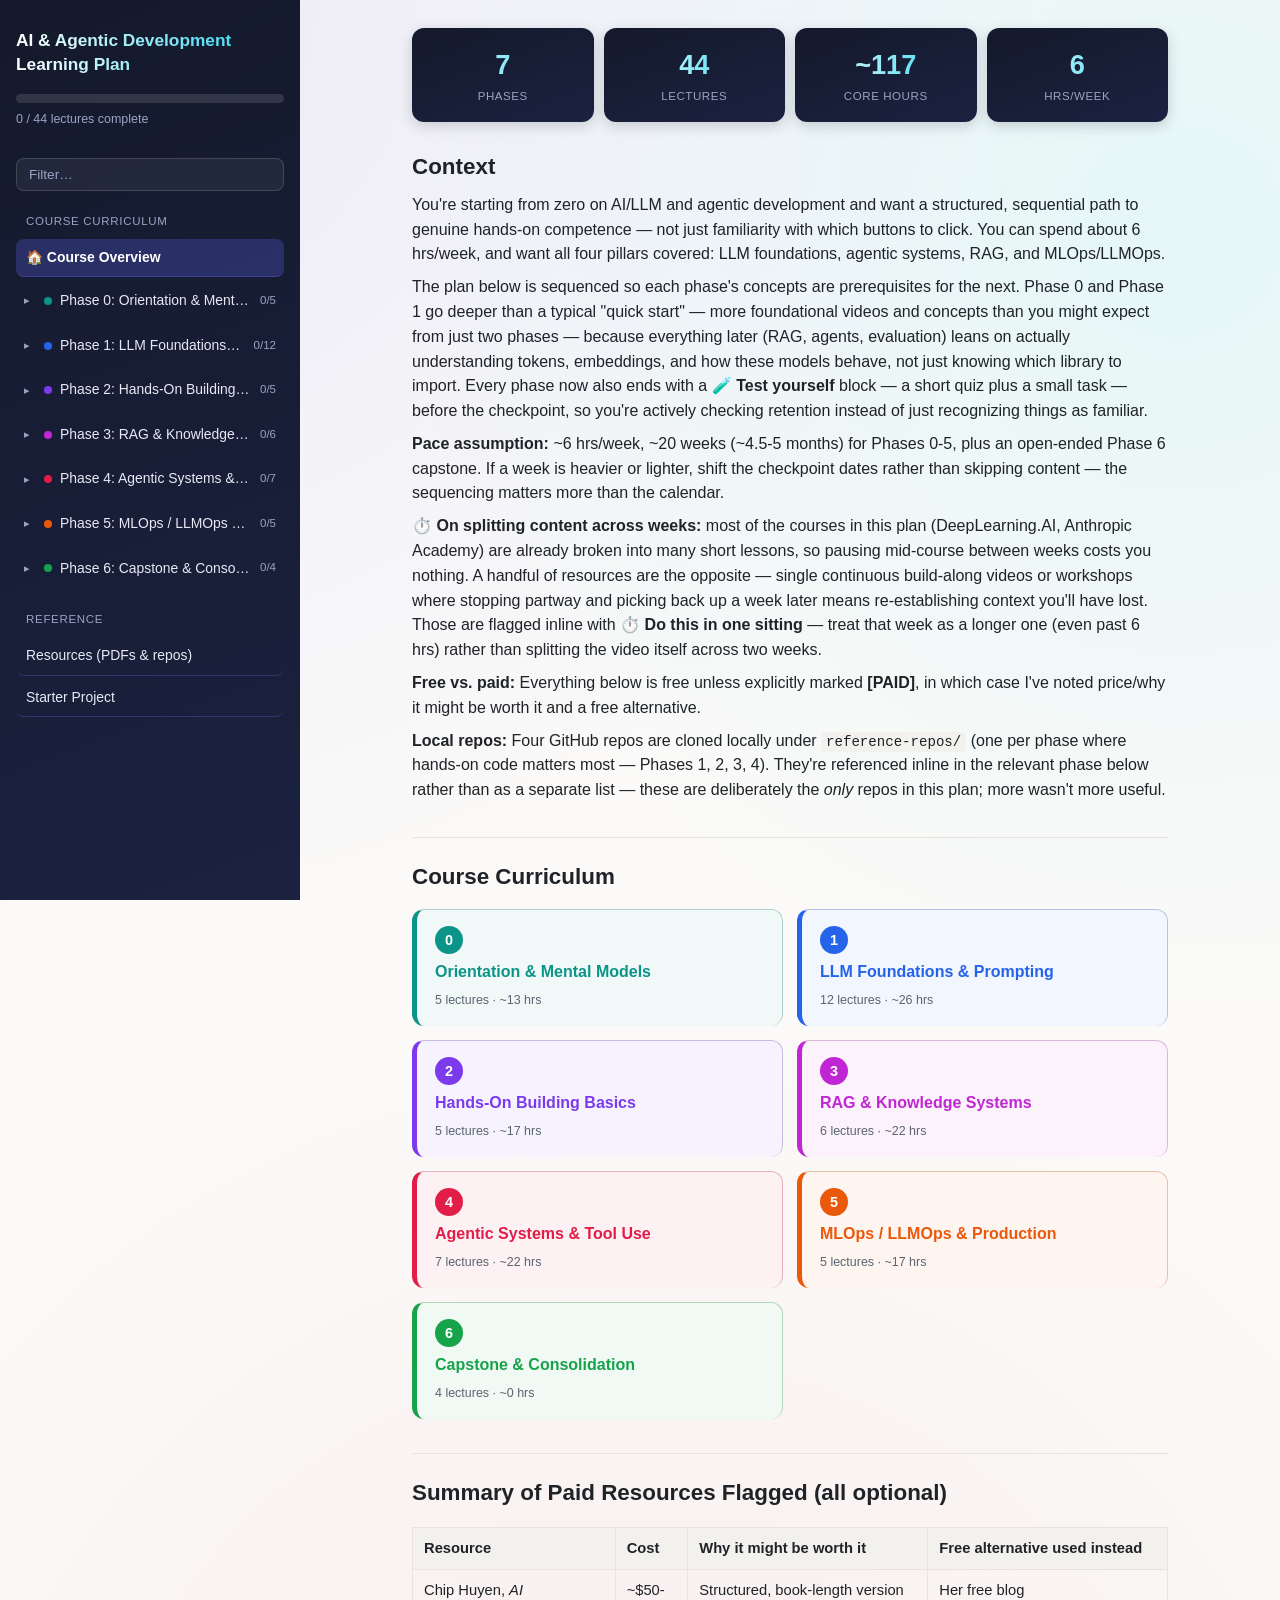
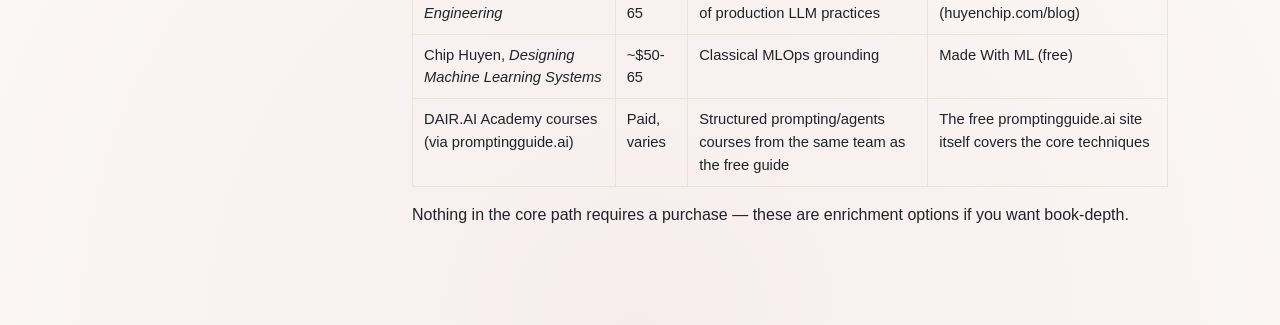
<file: index.html>
<!DOCTYPE html>
<html lang="en">
<head>
<meta charset="UTF-8">
<meta http-equiv="refresh" content="0; url=site/index.html">
<title>AI & Agentic Development Learning Plan</title>
<script>location.replace("site/index.html");</script>
</head>
<body>
  <p>Redirecting to <a href="site/index.html">the course</a>…</p>
</body>
</html>
</file>
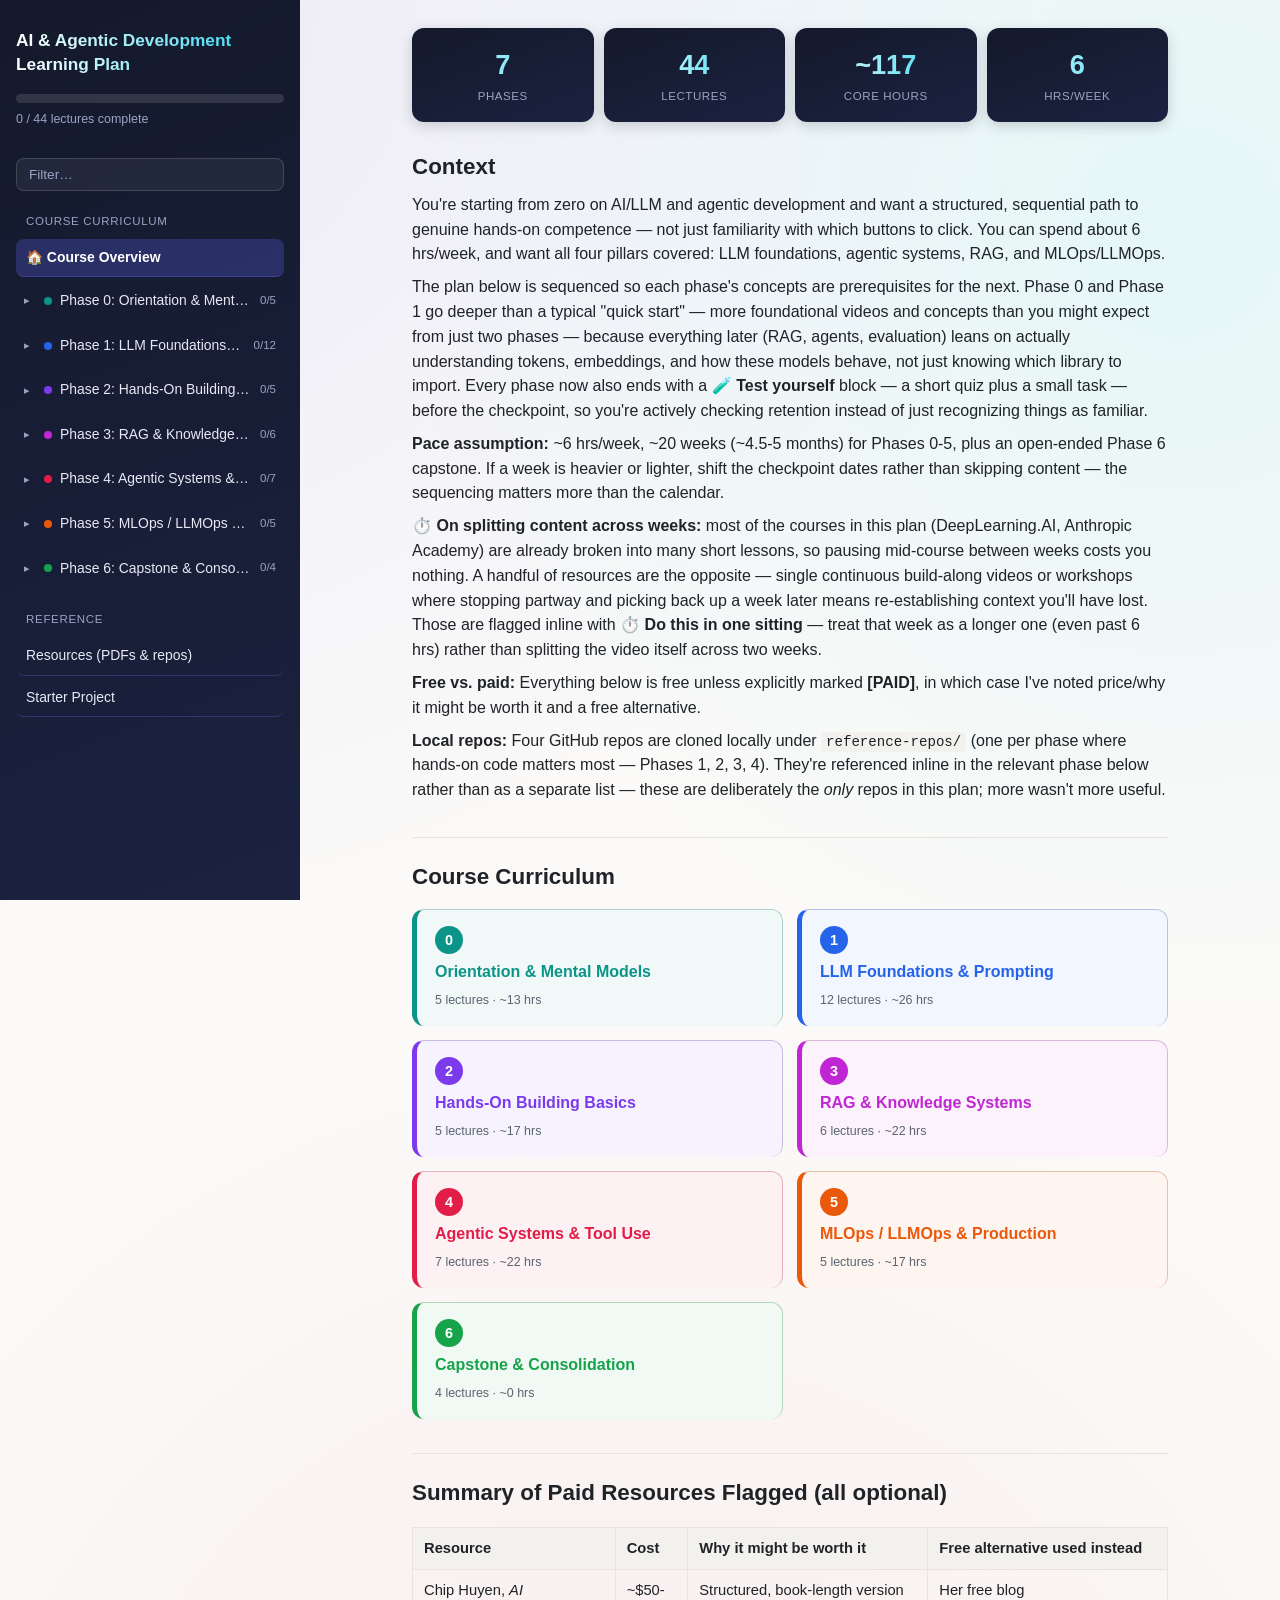
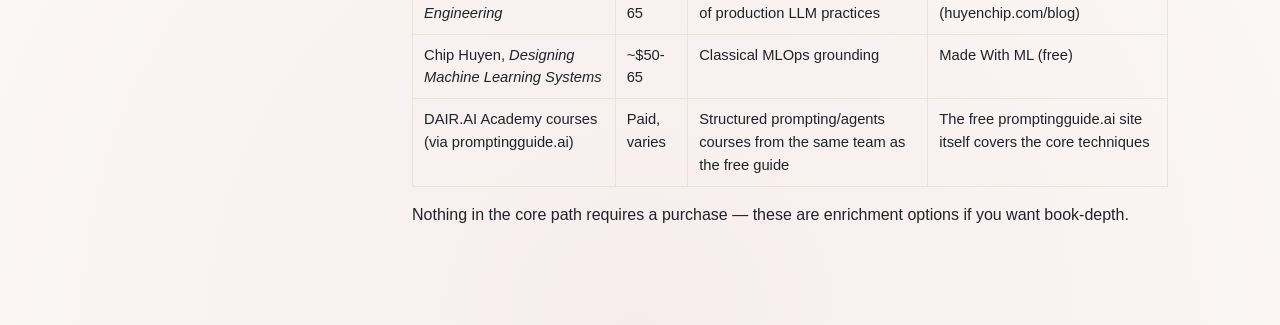
<file: site/index.html>
<!DOCTYPE html>
<html lang="en">
<head>
<meta charset="UTF-8">
<meta name="viewport" content="width=device-width, initial-scale=1.0">
<title>Course Overview — AI &amp; Agentic Development Learning Plan</title>
<link rel="stylesheet" href="style.css">
</head>
<body>
<button id="menu-toggle" class="menu-toggle" aria-label="Toggle navigation">☰</button>
<div class="layout">
  <nav class="sidebar" id="sidebar">
    <div class="sidebar-header">
      <h1>AI &amp; Agentic Development Learning Plan</h1>
      <div class="progress-wrap">
        <div class="progress-bar"><div class="progress-fill" id="progress-fill"></div></div>
        <div class="progress-label" id="progress-label">0 lectures complete</div>
      </div>
      <input type="search" id="nav-search" class="nav-search" placeholder="Filter…" autocomplete="off">
    </div>
    
    <div class="nav-group-label">Course Curriculum</div>
    <ul class="nav-list">
      <li><a href="index.html" class="nav-link active" data-search="overview">🏠 Course Overview</a></li><li class="nav-phase-group" data-phase-group="phase-0"><div class="nav-phase-header"><button type="button" class="nav-chevron-btn" data-toggle="phase-0" aria-label="Expand"><span class="nav-chevron">▸</span></button><a href="phase-0.html" class="nav-phase-link" data-search="phase 0: orientation &amp; mental models"><span class="nav-dot" style="background:#0d9488"></span><span class="nav-phase-title">Phase 0: Orientation &amp; Mental Models</span></a><span class="nav-phase-fraction" data-fraction="phase-0">0/5</span></div><ul class="lecture-list" data-lectures-for="phase-0"><li><a href="phase-0.html#phase-0-lecture-0" class="lecture-link" data-lecture="phase-0-lecture-0"><span class="lecture-check">○</span> 📖 Overview &amp; Resources</a></li>
<li><a href="phase-0.html#phase-0-lecture-1" class="lecture-link" data-lecture="phase-0-lecture-1"><span class="lecture-check">○</span> 🎥 Watch first</a></li>
<li><a href="phase-0.html#phase-0-lecture-2" class="lecture-link" data-lecture="phase-0-lecture-2"><span class="lecture-check">○</span> 📖 Resources</a></li>
<li><a href="phase-0.html#phase-0-lecture-3" class="lecture-link" data-lecture="phase-0-lecture-3"><span class="lecture-check">○</span> 🧪 Test yourself</a></li>
<li><a href="phase-0.html#phase-0-lecture-4" class="lecture-link" data-lecture="phase-0-lecture-4"><span class="lecture-check">○</span> ✅ Checkpoint</a></li></ul></li><li class="nav-phase-group" data-phase-group="phase-1"><div class="nav-phase-header"><button type="button" class="nav-chevron-btn" data-toggle="phase-1" aria-label="Expand"><span class="nav-chevron">▸</span></button><a href="phase-1.html" class="nav-phase-link" data-search="phase 1: llm foundations &amp; prompting"><span class="nav-dot" style="background:#2563eb"></span><span class="nav-phase-title">Phase 1: LLM Foundations &amp; Prompting</span></a><span class="nav-phase-fraction" data-fraction="phase-1">0/12</span></div><ul class="lecture-list" data-lectures-for="phase-1"><li><a href="phase-1.html#phase-1-lecture-0" class="lecture-link" data-lecture="phase-1-lecture-0"><span class="lecture-check">○</span> 📖 Overview &amp; Resources</a></li>
<li><a href="phase-1.html#phase-1-lecture-1" class="lecture-link" data-lecture="phase-1-lecture-1"><span class="lecture-check">○</span> 🎥 Watch first</a></li>
<li><a href="phase-1.html#phase-1-lecture-2" class="lecture-link" data-lecture="phase-1-lecture-2"><span class="lecture-check">○</span> 🛠️ Hands-on</a></li>
<li><a href="phase-1.html#phase-1-lecture-3" class="lecture-link" data-lecture="phase-1-lecture-3"><span class="lecture-check">○</span> 🎥 Embeddings (the concept)</a></li>
<li><a href="phase-1.html#phase-1-lecture-4" class="lecture-link" data-lecture="phase-1-lecture-4"><span class="lecture-check">○</span> 🎥 How these models are actually built</a></li>
<li><a href="phase-1.html#phase-1-lecture-5" class="lecture-link" data-lecture="phase-1-lecture-5"><span class="lecture-check">○</span> 📖 Resources</a></li>
<li><a href="phase-1.html#phase-1-lecture-6" class="lecture-link" data-lecture="phase-1-lecture-6"><span class="lecture-check">○</span> 📖 Resources (2)</a></li>
<li><a href="phase-1.html#phase-1-lecture-7" class="lecture-link" data-lecture="phase-1-lecture-7"><span class="lecture-check">○</span> 🎥 Prompting</a></li>
<li><a href="phase-1.html#phase-1-lecture-8" class="lecture-link" data-lecture="phase-1-lecture-8"><span class="lecture-check">○</span> 📖 Resources (3)</a></li>
<li><a href="phase-1.html#phase-1-lecture-9" class="lecture-link" data-lecture="phase-1-lecture-9"><span class="lecture-check">○</span> 🛠️ Hands-on (2)</a></li>
<li><a href="phase-1.html#phase-1-lecture-10" class="lecture-link" data-lecture="phase-1-lecture-10"><span class="lecture-check">○</span> 🧪 Test yourself</a></li>
<li><a href="phase-1.html#phase-1-lecture-11" class="lecture-link" data-lecture="phase-1-lecture-11"><span class="lecture-check">○</span> ✅ Checkpoint</a></li></ul></li><li class="nav-phase-group" data-phase-group="phase-2"><div class="nav-phase-header"><button type="button" class="nav-chevron-btn" data-toggle="phase-2" aria-label="Expand"><span class="nav-chevron">▸</span></button><a href="phase-2.html" class="nav-phase-link" data-search="phase 2: hands-on building basics"><span class="nav-dot" style="background:#7c3aed"></span><span class="nav-phase-title">Phase 2: Hands-On Building Basics</span></a><span class="nav-phase-fraction" data-fraction="phase-2">0/5</span></div><ul class="lecture-list" data-lectures-for="phase-2"><li><a href="phase-2.html#phase-2-lecture-0" class="lecture-link" data-lecture="phase-2-lecture-0"><span class="lecture-check">○</span> 📖 Overview &amp; Resources</a></li>
<li><a href="phase-2.html#phase-2-lecture-1" class="lecture-link" data-lecture="phase-2-lecture-1"><span class="lecture-check">○</span> 📖 Resources</a></li>
<li><a href="phase-2.html#phase-2-lecture-2" class="lecture-link" data-lecture="phase-2-lecture-2"><span class="lecture-check">○</span> 🛠️ Hands-on</a></li>
<li><a href="phase-2.html#phase-2-lecture-3" class="lecture-link" data-lecture="phase-2-lecture-3"><span class="lecture-check">○</span> 🧪 Test yourself</a></li>
<li><a href="phase-2.html#phase-2-lecture-4" class="lecture-link" data-lecture="phase-2-lecture-4"><span class="lecture-check">○</span> ✅ Checkpoint</a></li></ul></li><li class="nav-phase-group" data-phase-group="phase-3"><div class="nav-phase-header"><button type="button" class="nav-chevron-btn" data-toggle="phase-3" aria-label="Expand"><span class="nav-chevron">▸</span></button><a href="phase-3.html" class="nav-phase-link" data-search="phase 3: rag &amp; knowledge systems"><span class="nav-dot" style="background:#c026d3"></span><span class="nav-phase-title">Phase 3: RAG &amp; Knowledge Systems</span></a><span class="nav-phase-fraction" data-fraction="phase-3">0/6</span></div><ul class="lecture-list" data-lectures-for="phase-3"><li><a href="phase-3.html#phase-3-lecture-0" class="lecture-link" data-lecture="phase-3-lecture-0"><span class="lecture-check">○</span> 📖 Overview &amp; Resources</a></li>
<li><a href="phase-3.html#phase-3-lecture-1" class="lecture-link" data-lecture="phase-3-lecture-1"><span class="lecture-check">○</span> 🎥 Watch first</a></li>
<li><a href="phase-3.html#phase-3-lecture-2" class="lecture-link" data-lecture="phase-3-lecture-2"><span class="lecture-check">○</span> 📖 Resources</a></li>
<li><a href="phase-3.html#phase-3-lecture-3" class="lecture-link" data-lecture="phase-3-lecture-3"><span class="lecture-check">○</span> 🛠️ Hands-on</a></li>
<li><a href="phase-3.html#phase-3-lecture-4" class="lecture-link" data-lecture="phase-3-lecture-4"><span class="lecture-check">○</span> 🧪 Test yourself</a></li>
<li><a href="phase-3.html#phase-3-lecture-5" class="lecture-link" data-lecture="phase-3-lecture-5"><span class="lecture-check">○</span> ✅ Checkpoint</a></li></ul></li><li class="nav-phase-group" data-phase-group="phase-4"><div class="nav-phase-header"><button type="button" class="nav-chevron-btn" data-toggle="phase-4" aria-label="Expand"><span class="nav-chevron">▸</span></button><a href="phase-4.html" class="nav-phase-link" data-search="phase 4: agentic systems &amp; tool use"><span class="nav-dot" style="background:#e11d48"></span><span class="nav-phase-title">Phase 4: Agentic Systems &amp; Tool Use</span></a><span class="nav-phase-fraction" data-fraction="phase-4">0/7</span></div><ul class="lecture-list" data-lectures-for="phase-4"><li><a href="phase-4.html#phase-4-lecture-0" class="lecture-link" data-lecture="phase-4-lecture-0"><span class="lecture-check">○</span> 📖 Overview &amp; Resources</a></li>
<li><a href="phase-4.html#phase-4-lecture-1" class="lecture-link" data-lecture="phase-4-lecture-1"><span class="lecture-check">○</span> 🎥 Watch first</a></li>
<li><a href="phase-4.html#phase-4-lecture-2" class="lecture-link" data-lecture="phase-4-lecture-2"><span class="lecture-check">○</span> 📖 Resources</a></li>
<li><a href="phase-4.html#phase-4-lecture-3" class="lecture-link" data-lecture="phase-4-lecture-3"><span class="lecture-check">○</span> 🎥 Watch first (2)</a></li>
<li><a href="phase-4.html#phase-4-lecture-4" class="lecture-link" data-lecture="phase-4-lecture-4"><span class="lecture-check">○</span> 🛠️ Hands-on</a></li>
<li><a href="phase-4.html#phase-4-lecture-5" class="lecture-link" data-lecture="phase-4-lecture-5"><span class="lecture-check">○</span> 🧪 Test yourself</a></li>
<li><a href="phase-4.html#phase-4-lecture-6" class="lecture-link" data-lecture="phase-4-lecture-6"><span class="lecture-check">○</span> ✅ Checkpoint</a></li></ul></li><li class="nav-phase-group" data-phase-group="phase-5"><div class="nav-phase-header"><button type="button" class="nav-chevron-btn" data-toggle="phase-5" aria-label="Expand"><span class="nav-chevron">▸</span></button><a href="phase-5.html" class="nav-phase-link" data-search="phase 5: mlops / llmops &amp; production"><span class="nav-dot" style="background:#ea580c"></span><span class="nav-phase-title">Phase 5: MLOps / LLMOps &amp; Production</span></a><span class="nav-phase-fraction" data-fraction="phase-5">0/5</span></div><ul class="lecture-list" data-lectures-for="phase-5"><li><a href="phase-5.html#phase-5-lecture-0" class="lecture-link" data-lecture="phase-5-lecture-0"><span class="lecture-check">○</span> 📖 Overview &amp; Resources</a></li>
<li><a href="phase-5.html#phase-5-lecture-1" class="lecture-link" data-lecture="phase-5-lecture-1"><span class="lecture-check">○</span> 🎥 Watch first</a></li>
<li><a href="phase-5.html#phase-5-lecture-2" class="lecture-link" data-lecture="phase-5-lecture-2"><span class="lecture-check">○</span> 📖 Resources</a></li>
<li><a href="phase-5.html#phase-5-lecture-3" class="lecture-link" data-lecture="phase-5-lecture-3"><span class="lecture-check">○</span> 🧪 Test yourself</a></li>
<li><a href="phase-5.html#phase-5-lecture-4" class="lecture-link" data-lecture="phase-5-lecture-4"><span class="lecture-check">○</span> ✅ Checkpoint</a></li></ul></li><li class="nav-phase-group" data-phase-group="phase-6"><div class="nav-phase-header"><button type="button" class="nav-chevron-btn" data-toggle="phase-6" aria-label="Expand"><span class="nav-chevron">▸</span></button><a href="phase-6.html" class="nav-phase-link" data-search="phase 6: capstone &amp; consolidation"><span class="nav-dot" style="background:#16a34a"></span><span class="nav-phase-title">Phase 6: Capstone &amp; Consolidation</span></a><span class="nav-phase-fraction" data-fraction="phase-6">0/4</span></div><ul class="lecture-list" data-lectures-for="phase-6"><li><a href="phase-6.html#phase-6-lecture-0" class="lecture-link" data-lecture="phase-6-lecture-0"><span class="lecture-check">○</span> 📖 Overview &amp; Resources</a></li>
<li><a href="phase-6.html#phase-6-lecture-1" class="lecture-link" data-lecture="phase-6-lecture-1"><span class="lecture-check">○</span> 📖 Resources</a></li>
<li><a href="phase-6.html#phase-6-lecture-2" class="lecture-link" data-lecture="phase-6-lecture-2"><span class="lecture-check">○</span> 🧪 Test yourself</a></li>
<li><a href="phase-6.html#phase-6-lecture-3" class="lecture-link" data-lecture="phase-6-lecture-3"><span class="lecture-check">○</span> ✅ Checkpoint</a></li></ul></li>
    </ul>
    <div class="nav-group-label">Reference</div>
    <ul class="nav-list">
      <li><a href="resources.html" class="nav-link" data-search="resources (pdfs &amp; repos)">Resources (PDFs &amp; repos)</a></li>
<li><a href="starter-project.html" class="nav-link" data-search="starter project">Starter Project</a></li>
    </ul>
    
  </nav>
  <main class="content">
    
    <div class="hero">
      <div class="hero-stat"><span class="hero-stat-num">7</span><span class="hero-stat-label">Phases</span></div>
      <div class="hero-stat"><span class="hero-stat-num">44</span><span class="hero-stat-label">Lectures</span></div>
      <div class="hero-stat"><span class="hero-stat-num">~117</span><span class="hero-stat-label">Core hours</span></div>
      <div class="hero-stat"><span class="hero-stat-num">6</span><span class="hero-stat-label">Hrs/week</span></div>
    </div>
    <section class="content-section"><h2>Context</h2><p>You're starting from zero on AI/LLM and agentic development and want a structured, sequential path to genuine hands-on competence — not just familiarity with which buttons to click. You can spend about 6 hrs/week, and want all four pillars covered: LLM foundations, agentic systems, RAG, and MLOps/LLMOps.</p>
<p>The plan below is sequenced so each phase's concepts are prerequisites for the next. Phase 0 and Phase 1 go deeper than a typical "quick start" — more foundational videos and concepts than you might expect from just two phases — because everything later (RAG, agents, evaluation) leans on actually understanding tokens, embeddings, and how these models behave, not just knowing which library to import. Every phase now also ends with a <strong>🧪 Test yourself</strong> block — a short quiz plus a small task — before the checkpoint, so you're actively checking retention instead of just recognizing things as familiar.</p>
<p><strong>Pace assumption:</strong> ~6 hrs/week, ~20 weeks (~4.5-5 months) for Phases 0-5, plus an open-ended Phase 6 capstone. If a week is heavier or lighter, shift the checkpoint dates rather than skipping content — the sequencing matters more than the calendar.</p>
<p><strong>⏱️ On splitting content across weeks:</strong> most of the courses in this plan (DeepLearning.AI, Anthropic Academy) are already broken into many short lessons, so pausing mid-course between weeks costs you nothing. A handful of resources are the opposite — single continuous build-along videos or workshops where stopping partway and picking back up a week later means re-establishing context you'll have lost. Those are flagged inline with <strong>⏱️ Do this in one sitting</strong> — treat that week as a longer one (even past 6 hrs) rather than splitting the video itself across two weeks.</p>
<p><strong>Free vs. paid:</strong> Everything below is free unless explicitly marked <strong>[PAID]</strong>, in which case I've noted price/why it might be worth it and a free alternative.</p>
<p><strong>Local repos:</strong> Four GitHub repos are cloned locally under <code>reference-repos/</code> (one per phase where hands-on code matters most — Phases 1, 2, 3, 4). They're referenced inline in the relevant phase below rather than as a separate list — these are deliberately the <em>only</em> repos in this plan; more wasn't more useful.</p></section>
    <section class="content-section">
      <h2>Course Curriculum</h2>
      <div class="phase-card-grid"><a class="phase-card" href="phase-0.html" style="--accent:#0d9488"><span class="phase-card-badge">0</span><span class="phase-card-title">Orientation &amp; Mental Models</span><span class="phase-card-meta">5 lectures · ~13 hrs</span></a>
<a class="phase-card" href="phase-1.html" style="--accent:#2563eb"><span class="phase-card-badge">1</span><span class="phase-card-title">LLM Foundations &amp; Prompting</span><span class="phase-card-meta">12 lectures · ~26 hrs</span></a>
<a class="phase-card" href="phase-2.html" style="--accent:#7c3aed"><span class="phase-card-badge">2</span><span class="phase-card-title">Hands-On Building Basics</span><span class="phase-card-meta">5 lectures · ~17 hrs</span></a>
<a class="phase-card" href="phase-3.html" style="--accent:#c026d3"><span class="phase-card-badge">3</span><span class="phase-card-title">RAG &amp; Knowledge Systems</span><span class="phase-card-meta">6 lectures · ~22 hrs</span></a>
<a class="phase-card" href="phase-4.html" style="--accent:#e11d48"><span class="phase-card-badge">4</span><span class="phase-card-title">Agentic Systems &amp; Tool Use</span><span class="phase-card-meta">7 lectures · ~22 hrs</span></a>
<a class="phase-card" href="phase-5.html" style="--accent:#ea580c"><span class="phase-card-badge">5</span><span class="phase-card-title">MLOps / LLMOps &amp; Production</span><span class="phase-card-meta">5 lectures · ~17 hrs</span></a>
<a class="phase-card" href="phase-6.html" style="--accent:#16a34a"><span class="phase-card-badge">6</span><span class="phase-card-title">Capstone &amp; Consolidation</span><span class="phase-card-meta">4 lectures · ~0 hrs</span></a></div>
    </section>
    <section class="content-section"><h2>Summary of Paid Resources Flagged (all optional)</h2><table>
<thead>
<tr>
<th>Resource</th>
<th>Cost</th>
<th>Why it might be worth it</th>
<th>Free alternative used instead</th>
</tr>
</thead>
<tbody>
<tr>
<td>Chip Huyen, <em>AI Engineering</em></td>
<td>~$50-65</td>
<td>Structured, book-length version of production LLM practices</td>
<td>Her free blog (huyenchip.com/blog)</td>
</tr>
<tr>
<td>Chip Huyen, <em>Designing Machine Learning Systems</em></td>
<td>~$50-65</td>
<td>Classical MLOps grounding</td>
<td>Made With ML (free)</td>
</tr>
<tr>
<td>DAIR.AI Academy courses (via promptingguide.ai)</td>
<td>Paid, varies</td>
<td>Structured prompting/agents courses from the same team as the free guide</td>
<td>The free promptingguide.ai site itself covers the core techniques</td>
</tr>
</tbody>
</table>
<p>Nothing in the core path requires a purchase — these are enrichment options if you want book-depth.</p></section>
    
  </main>
</div>
<div class="sidebar-scrim" id="sidebar-scrim"></div>
<script>
  window.PHASE_LECTURES = {"phase-0": ["phase-0-lecture-0", "phase-0-lecture-1", "phase-0-lecture-2", "phase-0-lecture-3", "phase-0-lecture-4"], "phase-1": ["phase-1-lecture-0", "phase-1-lecture-1", "phase-1-lecture-2", "phase-1-lecture-3", "phase-1-lecture-4", "phase-1-lecture-5", "phase-1-lecture-6", "phase-1-lecture-7", "phase-1-lecture-8", "phase-1-lecture-9", "phase-1-lecture-10", "phase-1-lecture-11"], "phase-2": ["phase-2-lecture-0", "phase-2-lecture-1", "phase-2-lecture-2", "phase-2-lecture-3", "phase-2-lecture-4"], "phase-3": ["phase-3-lecture-0", "phase-3-lecture-1", "phase-3-lecture-2", "phase-3-lecture-3", "phase-3-lecture-4", "phase-3-lecture-5"], "phase-4": ["phase-4-lecture-0", "phase-4-lecture-1", "phase-4-lecture-2", "phase-4-lecture-3", "phase-4-lecture-4", "phase-4-lecture-5", "phase-4-lecture-6"], "phase-5": ["phase-5-lecture-0", "phase-5-lecture-1", "phase-5-lecture-2", "phase-5-lecture-3", "phase-5-lecture-4"], "phase-6": ["phase-6-lecture-0", "phase-6-lecture-1", "phase-6-lecture-2", "phase-6-lecture-3"]};
  window.ALL_LECTURE_IDS = ["phase-0-lecture-0", "phase-0-lecture-1", "phase-0-lecture-2", "phase-0-lecture-3", "phase-0-lecture-4", "phase-1-lecture-0", "phase-1-lecture-1", "phase-1-lecture-2", "phase-1-lecture-3", "phase-1-lecture-4", "phase-1-lecture-5", "phase-1-lecture-6", "phase-1-lecture-7", "phase-1-lecture-8", "phase-1-lecture-9", "phase-1-lecture-10", "phase-1-lecture-11", "phase-2-lecture-0", "phase-2-lecture-1", "phase-2-lecture-2", "phase-2-lecture-3", "phase-2-lecture-4", "phase-3-lecture-0", "phase-3-lecture-1", "phase-3-lecture-2", "phase-3-lecture-3", "phase-3-lecture-4", "phase-3-lecture-5", "phase-4-lecture-0", "phase-4-lecture-1", "phase-4-lecture-2", "phase-4-lecture-3", "phase-4-lecture-4", "phase-4-lecture-5", "phase-4-lecture-6", "phase-5-lecture-0", "phase-5-lecture-1", "phase-5-lecture-2", "phase-5-lecture-3", "phase-5-lecture-4", "phase-6-lecture-0", "phase-6-lecture-1", "phase-6-lecture-2", "phase-6-lecture-3"];

</script>
<script src="script.js"></script>
</body>
</html>
</file>
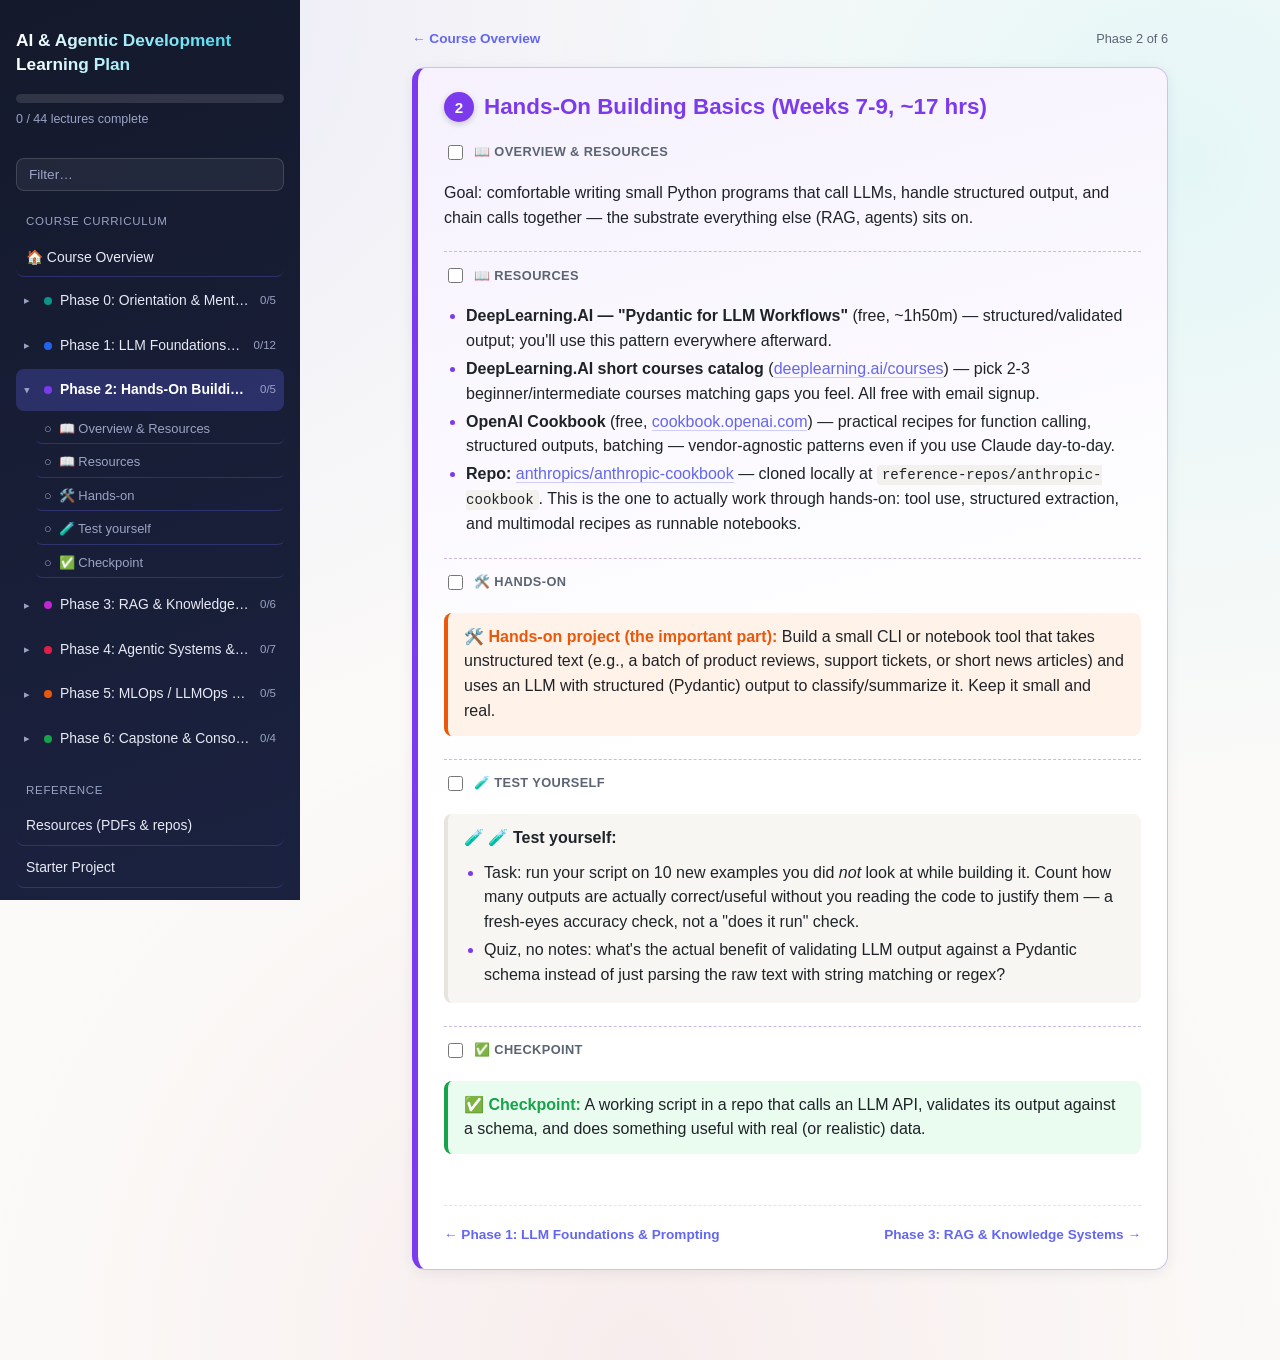
<file: site/phase-2.html>
<!DOCTYPE html>
<html lang="en">
<head>
<meta charset="UTF-8">
<meta name="viewport" content="width=device-width, initial-scale=1.0">
<title>Phase 2: Hands-On Building Basics — AI &amp; Agentic Development Learning Plan</title>
<link rel="stylesheet" href="style.css">
</head>
<body>
<button id="menu-toggle" class="menu-toggle" aria-label="Toggle navigation">☰</button>
<div class="layout">
  <nav class="sidebar" id="sidebar">
    <div class="sidebar-header">
      <h1>AI &amp; Agentic Development Learning Plan</h1>
      <div class="progress-wrap">
        <div class="progress-bar"><div class="progress-fill" id="progress-fill"></div></div>
        <div class="progress-label" id="progress-label">0 lectures complete</div>
      </div>
      <input type="search" id="nav-search" class="nav-search" placeholder="Filter…" autocomplete="off">
    </div>
    
    <div class="nav-group-label">Course Curriculum</div>
    <ul class="nav-list">
      <li><a href="index.html" class="nav-link" data-search="overview">🏠 Course Overview</a></li><li class="nav-phase-group" data-phase-group="phase-0"><div class="nav-phase-header"><button type="button" class="nav-chevron-btn" data-toggle="phase-0" aria-label="Expand"><span class="nav-chevron">▸</span></button><a href="phase-0.html" class="nav-phase-link" data-search="phase 0: orientation &amp; mental models"><span class="nav-dot" style="background:#0d9488"></span><span class="nav-phase-title">Phase 0: Orientation &amp; Mental Models</span></a><span class="nav-phase-fraction" data-fraction="phase-0">0/5</span></div><ul class="lecture-list" data-lectures-for="phase-0"><li><a href="phase-0.html#phase-0-lecture-0" class="lecture-link" data-lecture="phase-0-lecture-0"><span class="lecture-check">○</span> 📖 Overview &amp; Resources</a></li>
<li><a href="phase-0.html#phase-0-lecture-1" class="lecture-link" data-lecture="phase-0-lecture-1"><span class="lecture-check">○</span> 🎥 Watch first</a></li>
<li><a href="phase-0.html#phase-0-lecture-2" class="lecture-link" data-lecture="phase-0-lecture-2"><span class="lecture-check">○</span> 📖 Resources</a></li>
<li><a href="phase-0.html#phase-0-lecture-3" class="lecture-link" data-lecture="phase-0-lecture-3"><span class="lecture-check">○</span> 🧪 Test yourself</a></li>
<li><a href="phase-0.html#phase-0-lecture-4" class="lecture-link" data-lecture="phase-0-lecture-4"><span class="lecture-check">○</span> ✅ Checkpoint</a></li></ul></li><li class="nav-phase-group" data-phase-group="phase-1"><div class="nav-phase-header"><button type="button" class="nav-chevron-btn" data-toggle="phase-1" aria-label="Expand"><span class="nav-chevron">▸</span></button><a href="phase-1.html" class="nav-phase-link" data-search="phase 1: llm foundations &amp; prompting"><span class="nav-dot" style="background:#2563eb"></span><span class="nav-phase-title">Phase 1: LLM Foundations &amp; Prompting</span></a><span class="nav-phase-fraction" data-fraction="phase-1">0/12</span></div><ul class="lecture-list" data-lectures-for="phase-1"><li><a href="phase-1.html#phase-1-lecture-0" class="lecture-link" data-lecture="phase-1-lecture-0"><span class="lecture-check">○</span> 📖 Overview &amp; Resources</a></li>
<li><a href="phase-1.html#phase-1-lecture-1" class="lecture-link" data-lecture="phase-1-lecture-1"><span class="lecture-check">○</span> 🎥 Watch first</a></li>
<li><a href="phase-1.html#phase-1-lecture-2" class="lecture-link" data-lecture="phase-1-lecture-2"><span class="lecture-check">○</span> 🛠️ Hands-on</a></li>
<li><a href="phase-1.html#phase-1-lecture-3" class="lecture-link" data-lecture="phase-1-lecture-3"><span class="lecture-check">○</span> 🎥 Embeddings (the concept)</a></li>
<li><a href="phase-1.html#phase-1-lecture-4" class="lecture-link" data-lecture="phase-1-lecture-4"><span class="lecture-check">○</span> 🎥 How these models are actually built</a></li>
<li><a href="phase-1.html#phase-1-lecture-5" class="lecture-link" data-lecture="phase-1-lecture-5"><span class="lecture-check">○</span> 📖 Resources</a></li>
<li><a href="phase-1.html#phase-1-lecture-6" class="lecture-link" data-lecture="phase-1-lecture-6"><span class="lecture-check">○</span> 📖 Resources (2)</a></li>
<li><a href="phase-1.html#phase-1-lecture-7" class="lecture-link" data-lecture="phase-1-lecture-7"><span class="lecture-check">○</span> 🎥 Prompting</a></li>
<li><a href="phase-1.html#phase-1-lecture-8" class="lecture-link" data-lecture="phase-1-lecture-8"><span class="lecture-check">○</span> 📖 Resources (3)</a></li>
<li><a href="phase-1.html#phase-1-lecture-9" class="lecture-link" data-lecture="phase-1-lecture-9"><span class="lecture-check">○</span> 🛠️ Hands-on (2)</a></li>
<li><a href="phase-1.html#phase-1-lecture-10" class="lecture-link" data-lecture="phase-1-lecture-10"><span class="lecture-check">○</span> 🧪 Test yourself</a></li>
<li><a href="phase-1.html#phase-1-lecture-11" class="lecture-link" data-lecture="phase-1-lecture-11"><span class="lecture-check">○</span> ✅ Checkpoint</a></li></ul></li><li class="nav-phase-group expanded active-page" data-phase-group="phase-2"><div class="nav-phase-header"><button type="button" class="nav-chevron-btn" data-toggle="phase-2" aria-label="Expand"><span class="nav-chevron">▸</span></button><a href="phase-2.html" class="nav-phase-link active" data-search="phase 2: hands-on building basics"><span class="nav-dot" style="background:#7c3aed"></span><span class="nav-phase-title">Phase 2: Hands-On Building Basics</span></a><span class="nav-phase-fraction" data-fraction="phase-2">0/5</span></div><ul class="lecture-list" data-lectures-for="phase-2"><li><a href="phase-2.html#phase-2-lecture-0" class="lecture-link" data-lecture="phase-2-lecture-0"><span class="lecture-check">○</span> 📖 Overview &amp; Resources</a></li>
<li><a href="phase-2.html#phase-2-lecture-1" class="lecture-link" data-lecture="phase-2-lecture-1"><span class="lecture-check">○</span> 📖 Resources</a></li>
<li><a href="phase-2.html#phase-2-lecture-2" class="lecture-link" data-lecture="phase-2-lecture-2"><span class="lecture-check">○</span> 🛠️ Hands-on</a></li>
<li><a href="phase-2.html#phase-2-lecture-3" class="lecture-link" data-lecture="phase-2-lecture-3"><span class="lecture-check">○</span> 🧪 Test yourself</a></li>
<li><a href="phase-2.html#phase-2-lecture-4" class="lecture-link" data-lecture="phase-2-lecture-4"><span class="lecture-check">○</span> ✅ Checkpoint</a></li></ul></li><li class="nav-phase-group" data-phase-group="phase-3"><div class="nav-phase-header"><button type="button" class="nav-chevron-btn" data-toggle="phase-3" aria-label="Expand"><span class="nav-chevron">▸</span></button><a href="phase-3.html" class="nav-phase-link" data-search="phase 3: rag &amp; knowledge systems"><span class="nav-dot" style="background:#c026d3"></span><span class="nav-phase-title">Phase 3: RAG &amp; Knowledge Systems</span></a><span class="nav-phase-fraction" data-fraction="phase-3">0/6</span></div><ul class="lecture-list" data-lectures-for="phase-3"><li><a href="phase-3.html#phase-3-lecture-0" class="lecture-link" data-lecture="phase-3-lecture-0"><span class="lecture-check">○</span> 📖 Overview &amp; Resources</a></li>
<li><a href="phase-3.html#phase-3-lecture-1" class="lecture-link" data-lecture="phase-3-lecture-1"><span class="lecture-check">○</span> 🎥 Watch first</a></li>
<li><a href="phase-3.html#phase-3-lecture-2" class="lecture-link" data-lecture="phase-3-lecture-2"><span class="lecture-check">○</span> 📖 Resources</a></li>
<li><a href="phase-3.html#phase-3-lecture-3" class="lecture-link" data-lecture="phase-3-lecture-3"><span class="lecture-check">○</span> 🛠️ Hands-on</a></li>
<li><a href="phase-3.html#phase-3-lecture-4" class="lecture-link" data-lecture="phase-3-lecture-4"><span class="lecture-check">○</span> 🧪 Test yourself</a></li>
<li><a href="phase-3.html#phase-3-lecture-5" class="lecture-link" data-lecture="phase-3-lecture-5"><span class="lecture-check">○</span> ✅ Checkpoint</a></li></ul></li><li class="nav-phase-group" data-phase-group="phase-4"><div class="nav-phase-header"><button type="button" class="nav-chevron-btn" data-toggle="phase-4" aria-label="Expand"><span class="nav-chevron">▸</span></button><a href="phase-4.html" class="nav-phase-link" data-search="phase 4: agentic systems &amp; tool use"><span class="nav-dot" style="background:#e11d48"></span><span class="nav-phase-title">Phase 4: Agentic Systems &amp; Tool Use</span></a><span class="nav-phase-fraction" data-fraction="phase-4">0/7</span></div><ul class="lecture-list" data-lectures-for="phase-4"><li><a href="phase-4.html#phase-4-lecture-0" class="lecture-link" data-lecture="phase-4-lecture-0"><span class="lecture-check">○</span> 📖 Overview &amp; Resources</a></li>
<li><a href="phase-4.html#phase-4-lecture-1" class="lecture-link" data-lecture="phase-4-lecture-1"><span class="lecture-check">○</span> 🎥 Watch first</a></li>
<li><a href="phase-4.html#phase-4-lecture-2" class="lecture-link" data-lecture="phase-4-lecture-2"><span class="lecture-check">○</span> 📖 Resources</a></li>
<li><a href="phase-4.html#phase-4-lecture-3" class="lecture-link" data-lecture="phase-4-lecture-3"><span class="lecture-check">○</span> 🎥 Watch first (2)</a></li>
<li><a href="phase-4.html#phase-4-lecture-4" class="lecture-link" data-lecture="phase-4-lecture-4"><span class="lecture-check">○</span> 🛠️ Hands-on</a></li>
<li><a href="phase-4.html#phase-4-lecture-5" class="lecture-link" data-lecture="phase-4-lecture-5"><span class="lecture-check">○</span> 🧪 Test yourself</a></li>
<li><a href="phase-4.html#phase-4-lecture-6" class="lecture-link" data-lecture="phase-4-lecture-6"><span class="lecture-check">○</span> ✅ Checkpoint</a></li></ul></li><li class="nav-phase-group" data-phase-group="phase-5"><div class="nav-phase-header"><button type="button" class="nav-chevron-btn" data-toggle="phase-5" aria-label="Expand"><span class="nav-chevron">▸</span></button><a href="phase-5.html" class="nav-phase-link" data-search="phase 5: mlops / llmops &amp; production"><span class="nav-dot" style="background:#ea580c"></span><span class="nav-phase-title">Phase 5: MLOps / LLMOps &amp; Production</span></a><span class="nav-phase-fraction" data-fraction="phase-5">0/5</span></div><ul class="lecture-list" data-lectures-for="phase-5"><li><a href="phase-5.html#phase-5-lecture-0" class="lecture-link" data-lecture="phase-5-lecture-0"><span class="lecture-check">○</span> 📖 Overview &amp; Resources</a></li>
<li><a href="phase-5.html#phase-5-lecture-1" class="lecture-link" data-lecture="phase-5-lecture-1"><span class="lecture-check">○</span> 🎥 Watch first</a></li>
<li><a href="phase-5.html#phase-5-lecture-2" class="lecture-link" data-lecture="phase-5-lecture-2"><span class="lecture-check">○</span> 📖 Resources</a></li>
<li><a href="phase-5.html#phase-5-lecture-3" class="lecture-link" data-lecture="phase-5-lecture-3"><span class="lecture-check">○</span> 🧪 Test yourself</a></li>
<li><a href="phase-5.html#phase-5-lecture-4" class="lecture-link" data-lecture="phase-5-lecture-4"><span class="lecture-check">○</span> ✅ Checkpoint</a></li></ul></li><li class="nav-phase-group" data-phase-group="phase-6"><div class="nav-phase-header"><button type="button" class="nav-chevron-btn" data-toggle="phase-6" aria-label="Expand"><span class="nav-chevron">▸</span></button><a href="phase-6.html" class="nav-phase-link" data-search="phase 6: capstone &amp; consolidation"><span class="nav-dot" style="background:#16a34a"></span><span class="nav-phase-title">Phase 6: Capstone &amp; Consolidation</span></a><span class="nav-phase-fraction" data-fraction="phase-6">0/4</span></div><ul class="lecture-list" data-lectures-for="phase-6"><li><a href="phase-6.html#phase-6-lecture-0" class="lecture-link" data-lecture="phase-6-lecture-0"><span class="lecture-check">○</span> 📖 Overview &amp; Resources</a></li>
<li><a href="phase-6.html#phase-6-lecture-1" class="lecture-link" data-lecture="phase-6-lecture-1"><span class="lecture-check">○</span> 📖 Resources</a></li>
<li><a href="phase-6.html#phase-6-lecture-2" class="lecture-link" data-lecture="phase-6-lecture-2"><span class="lecture-check">○</span> 🧪 Test yourself</a></li>
<li><a href="phase-6.html#phase-6-lecture-3" class="lecture-link" data-lecture="phase-6-lecture-3"><span class="lecture-check">○</span> ✅ Checkpoint</a></li></ul></li>
    </ul>
    <div class="nav-group-label">Reference</div>
    <ul class="nav-list">
      <li><a href="resources.html" class="nav-link" data-search="resources (pdfs &amp; repos)">Resources (PDFs &amp; repos)</a></li>
<li><a href="starter-project.html" class="nav-link" data-search="starter project">Starter Project</a></li>
    </ul>
    
  </nav>
  <main class="content">
    <div class="phase-breadcrumb"><a href="index.html">← Course Overview</a><span class="phase-breadcrumb-pos">Phase 2 of 6</span></div><section id="phase-2" class="content-section phase-section" style="--accent:#7c3aed"><h2><span class="phase-badge" style="background:#7c3aed">2</span>Hands-On Building Basics (Weeks 7-9, ~17 hrs)</h2><div class="lecture" id="phase-2-lecture-0"><label class="lecture-complete"><input type="checkbox" class="lecture-checkbox" data-lecture="phase-2-lecture-0"> <span class="lecture-title">📖 Overview &amp; Resources</span></label><p>Goal: comfortable writing small Python programs that call LLMs, handle structured output, and chain calls together — the substrate everything else (RAG, agents) sits on.</p>
</div><div class="lecture" id="phase-2-lecture-1"><label class="lecture-complete"><input type="checkbox" class="lecture-checkbox" data-lecture="phase-2-lecture-1"> <span class="lecture-title">📖 Resources</span></label><ul>
<li><strong>DeepLearning.AI — "Pydantic for LLM Workflows"</strong> (free, ~1h50m) — structured/validated output; you'll use this pattern everywhere afterward.</li>
<li><strong>DeepLearning.AI short courses catalog</strong> (<a href="https://www.deeplearning.ai/courses/">deeplearning.ai/courses</a>) — pick 2-3 beginner/intermediate courses matching gaps you feel. All free with email signup.</li>
<li><strong>OpenAI Cookbook</strong> (free, <a href="https://cookbook.openai.com">cookbook.openai.com</a>) — practical recipes for function calling, structured outputs, batching — vendor-agnostic patterns even if you use Claude day-to-day.</li>
<li><strong>Repo:</strong> <a href="https://github.com/anthropics/anthropic-cookbook">anthropics/anthropic-cookbook</a> — cloned locally at <code>reference-repos/anthropic-cookbook</code>. This is the one to actually work through hands-on: tool use, structured extraction, and multimodal recipes as runnable notebooks.</li>
</ul></div><div class="lecture" id="phase-2-lecture-2"><label class="lecture-complete"><input type="checkbox" class="lecture-checkbox" data-lecture="phase-2-lecture-2"> <span class="lecture-title">🛠️ Hands-on</span></label>
<div class="callout callout-handson"><p><span class="callout-label">🛠️ Hands-on project (the important part):</span> Build a small CLI or notebook tool that takes unstructured text (e.g., a batch of product reviews, support tickets, or short news articles) and uses an LLM with structured (Pydantic) output to classify/summarize it. Keep it small and real.</p></div></div><div class="lecture" id="phase-2-lecture-3"><label class="lecture-complete"><input type="checkbox" class="lecture-checkbox" data-lecture="phase-2-lecture-3"> <span class="lecture-title">🧪 Test yourself</span></label>
<div class="callout callout-test"><p class="callout-label">🧪 🧪 Test yourself:</p><ul>
<li>Task: run your script on 10 new examples you did <em>not</em> look at while building it. Count how many outputs are actually correct/useful without you reading the code to justify them — a fresh-eyes accuracy check, not a "does it run" check.</li>
<li>Quiz, no notes: what's the actual benefit of validating LLM output against a Pydantic schema instead of just parsing the raw text with string matching or regex?</li>
</ul></div></div><div class="lecture" id="phase-2-lecture-4"><label class="lecture-complete"><input type="checkbox" class="lecture-checkbox" data-lecture="phase-2-lecture-4"> <span class="lecture-title">✅ Checkpoint</span></label>
<div class="callout callout-checkpoint"><p><span class="callout-label">✅ Checkpoint:</span> A working script in a repo that calls an LLM API, validates its output against a schema, and does something useful with real (or realistic) data.</p></div></div><div class="phase-nav"><a class="phase-nav-link phase-nav-prev" href="phase-1.html">← Phase 1: LLM Foundations & Prompting</a><a class="phase-nav-link phase-nav-next" href="phase-3.html">Phase 3: RAG & Knowledge Systems →</a></div></section>
  </main>
</div>
<div class="sidebar-scrim" id="sidebar-scrim"></div>
<script>
  window.PHASE_LECTURES = {"phase-0": ["phase-0-lecture-0", "phase-0-lecture-1", "phase-0-lecture-2", "phase-0-lecture-3", "phase-0-lecture-4"], "phase-1": ["phase-1-lecture-0", "phase-1-lecture-1", "phase-1-lecture-2", "phase-1-lecture-3", "phase-1-lecture-4", "phase-1-lecture-5", "phase-1-lecture-6", "phase-1-lecture-7", "phase-1-lecture-8", "phase-1-lecture-9", "phase-1-lecture-10", "phase-1-lecture-11"], "phase-2": ["phase-2-lecture-0", "phase-2-lecture-1", "phase-2-lecture-2", "phase-2-lecture-3", "phase-2-lecture-4"], "phase-3": ["phase-3-lecture-0", "phase-3-lecture-1", "phase-3-lecture-2", "phase-3-lecture-3", "phase-3-lecture-4", "phase-3-lecture-5"], "phase-4": ["phase-4-lecture-0", "phase-4-lecture-1", "phase-4-lecture-2", "phase-4-lecture-3", "phase-4-lecture-4", "phase-4-lecture-5", "phase-4-lecture-6"], "phase-5": ["phase-5-lecture-0", "phase-5-lecture-1", "phase-5-lecture-2", "phase-5-lecture-3", "phase-5-lecture-4"], "phase-6": ["phase-6-lecture-0", "phase-6-lecture-1", "phase-6-lecture-2", "phase-6-lecture-3"]};
  window.ALL_LECTURE_IDS = ["phase-0-lecture-0", "phase-0-lecture-1", "phase-0-lecture-2", "phase-0-lecture-3", "phase-0-lecture-4", "phase-1-lecture-0", "phase-1-lecture-1", "phase-1-lecture-2", "phase-1-lecture-3", "phase-1-lecture-4", "phase-1-lecture-5", "phase-1-lecture-6", "phase-1-lecture-7", "phase-1-lecture-8", "phase-1-lecture-9", "phase-1-lecture-10", "phase-1-lecture-11", "phase-2-lecture-0", "phase-2-lecture-1", "phase-2-lecture-2", "phase-2-lecture-3", "phase-2-lecture-4", "phase-3-lecture-0", "phase-3-lecture-1", "phase-3-lecture-2", "phase-3-lecture-3", "phase-3-lecture-4", "phase-3-lecture-5", "phase-4-lecture-0", "phase-4-lecture-1", "phase-4-lecture-2", "phase-4-lecture-3", "phase-4-lecture-4", "phase-4-lecture-5", "phase-4-lecture-6", "phase-5-lecture-0", "phase-5-lecture-1", "phase-5-lecture-2", "phase-5-lecture-3", "phase-5-lecture-4", "phase-6-lecture-0", "phase-6-lecture-1", "phase-6-lecture-2", "phase-6-lecture-3"];

</script>
<script src="script.js"></script>
</body>
</html>
</file>
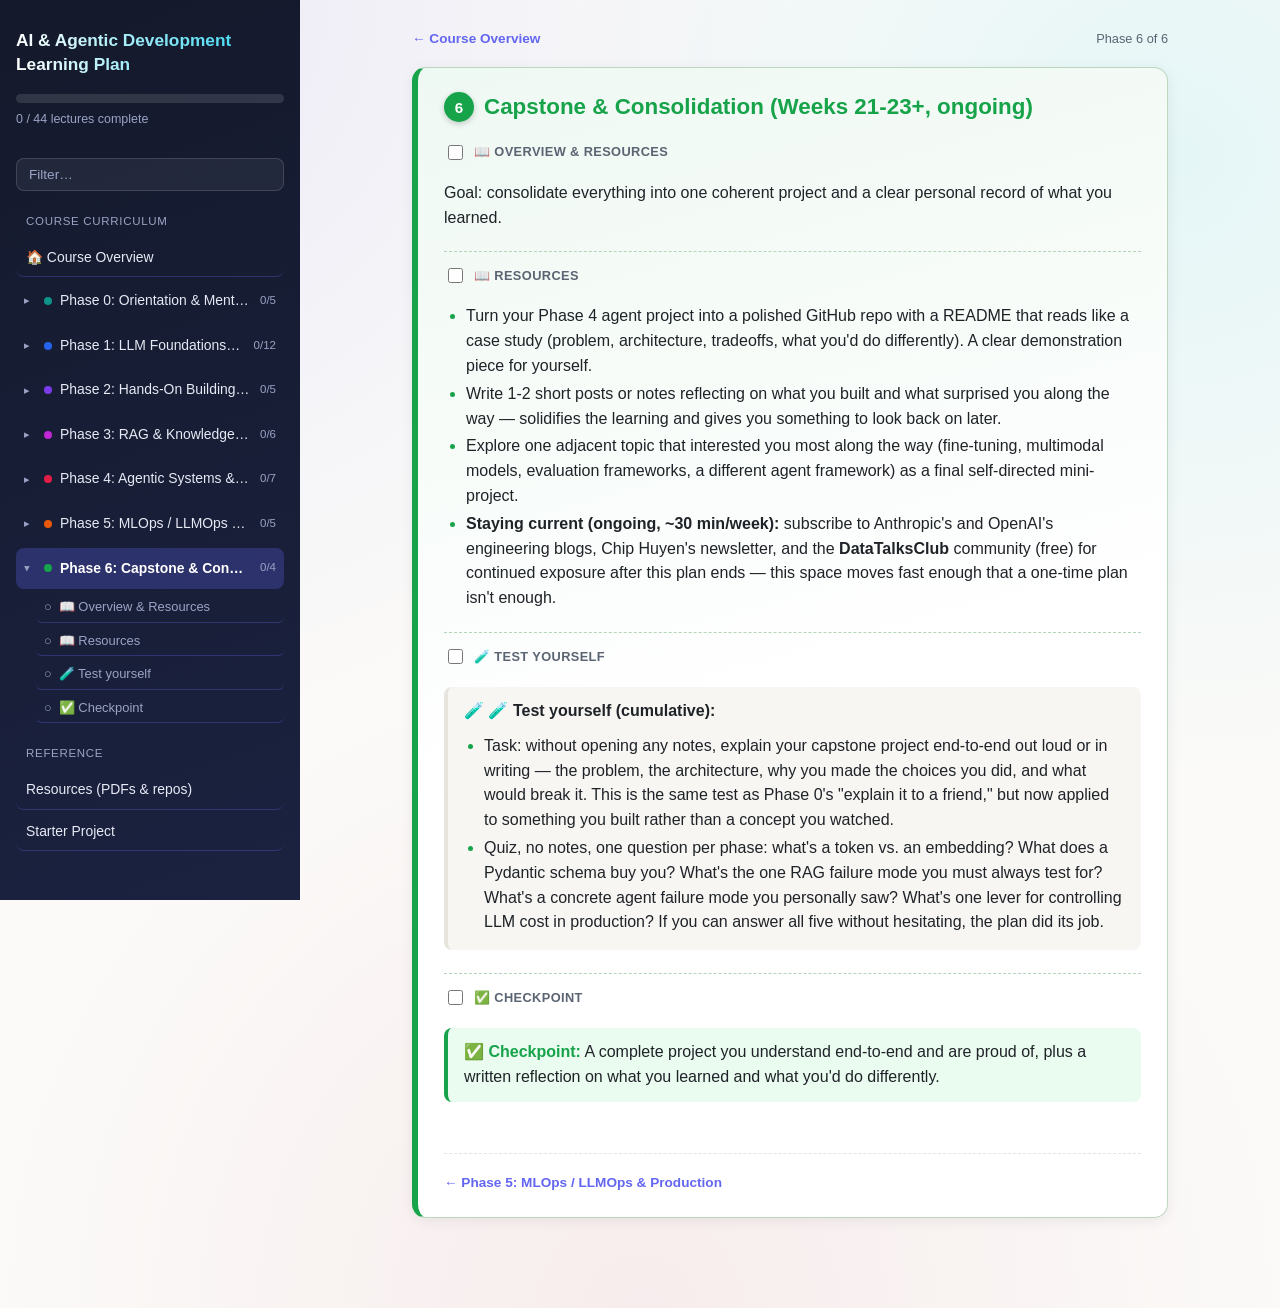
<file: site/phase-6.html>
<!DOCTYPE html>
<html lang="en">
<head>
<meta charset="UTF-8">
<meta name="viewport" content="width=device-width, initial-scale=1.0">
<title>Phase 6: Capstone &amp; Consolidation — AI &amp; Agentic Development Learning Plan</title>
<link rel="stylesheet" href="style.css">
</head>
<body>
<button id="menu-toggle" class="menu-toggle" aria-label="Toggle navigation">☰</button>
<div class="layout">
  <nav class="sidebar" id="sidebar">
    <div class="sidebar-header">
      <h1>AI &amp; Agentic Development Learning Plan</h1>
      <div class="progress-wrap">
        <div class="progress-bar"><div class="progress-fill" id="progress-fill"></div></div>
        <div class="progress-label" id="progress-label">0 lectures complete</div>
      </div>
      <input type="search" id="nav-search" class="nav-search" placeholder="Filter…" autocomplete="off">
    </div>
    
    <div class="nav-group-label">Course Curriculum</div>
    <ul class="nav-list">
      <li><a href="index.html" class="nav-link" data-search="overview">🏠 Course Overview</a></li><li class="nav-phase-group" data-phase-group="phase-0"><div class="nav-phase-header"><button type="button" class="nav-chevron-btn" data-toggle="phase-0" aria-label="Expand"><span class="nav-chevron">▸</span></button><a href="phase-0.html" class="nav-phase-link" data-search="phase 0: orientation &amp; mental models"><span class="nav-dot" style="background:#0d9488"></span><span class="nav-phase-title">Phase 0: Orientation &amp; Mental Models</span></a><span class="nav-phase-fraction" data-fraction="phase-0">0/5</span></div><ul class="lecture-list" data-lectures-for="phase-0"><li><a href="phase-0.html#phase-0-lecture-0" class="lecture-link" data-lecture="phase-0-lecture-0"><span class="lecture-check">○</span> 📖 Overview &amp; Resources</a></li>
<li><a href="phase-0.html#phase-0-lecture-1" class="lecture-link" data-lecture="phase-0-lecture-1"><span class="lecture-check">○</span> 🎥 Watch first</a></li>
<li><a href="phase-0.html#phase-0-lecture-2" class="lecture-link" data-lecture="phase-0-lecture-2"><span class="lecture-check">○</span> 📖 Resources</a></li>
<li><a href="phase-0.html#phase-0-lecture-3" class="lecture-link" data-lecture="phase-0-lecture-3"><span class="lecture-check">○</span> 🧪 Test yourself</a></li>
<li><a href="phase-0.html#phase-0-lecture-4" class="lecture-link" data-lecture="phase-0-lecture-4"><span class="lecture-check">○</span> ✅ Checkpoint</a></li></ul></li><li class="nav-phase-group" data-phase-group="phase-1"><div class="nav-phase-header"><button type="button" class="nav-chevron-btn" data-toggle="phase-1" aria-label="Expand"><span class="nav-chevron">▸</span></button><a href="phase-1.html" class="nav-phase-link" data-search="phase 1: llm foundations &amp; prompting"><span class="nav-dot" style="background:#2563eb"></span><span class="nav-phase-title">Phase 1: LLM Foundations &amp; Prompting</span></a><span class="nav-phase-fraction" data-fraction="phase-1">0/12</span></div><ul class="lecture-list" data-lectures-for="phase-1"><li><a href="phase-1.html#phase-1-lecture-0" class="lecture-link" data-lecture="phase-1-lecture-0"><span class="lecture-check">○</span> 📖 Overview &amp; Resources</a></li>
<li><a href="phase-1.html#phase-1-lecture-1" class="lecture-link" data-lecture="phase-1-lecture-1"><span class="lecture-check">○</span> 🎥 Watch first</a></li>
<li><a href="phase-1.html#phase-1-lecture-2" class="lecture-link" data-lecture="phase-1-lecture-2"><span class="lecture-check">○</span> 🛠️ Hands-on</a></li>
<li><a href="phase-1.html#phase-1-lecture-3" class="lecture-link" data-lecture="phase-1-lecture-3"><span class="lecture-check">○</span> 🎥 Embeddings (the concept)</a></li>
<li><a href="phase-1.html#phase-1-lecture-4" class="lecture-link" data-lecture="phase-1-lecture-4"><span class="lecture-check">○</span> 🎥 How these models are actually built</a></li>
<li><a href="phase-1.html#phase-1-lecture-5" class="lecture-link" data-lecture="phase-1-lecture-5"><span class="lecture-check">○</span> 📖 Resources</a></li>
<li><a href="phase-1.html#phase-1-lecture-6" class="lecture-link" data-lecture="phase-1-lecture-6"><span class="lecture-check">○</span> 📖 Resources (2)</a></li>
<li><a href="phase-1.html#phase-1-lecture-7" class="lecture-link" data-lecture="phase-1-lecture-7"><span class="lecture-check">○</span> 🎥 Prompting</a></li>
<li><a href="phase-1.html#phase-1-lecture-8" class="lecture-link" data-lecture="phase-1-lecture-8"><span class="lecture-check">○</span> 📖 Resources (3)</a></li>
<li><a href="phase-1.html#phase-1-lecture-9" class="lecture-link" data-lecture="phase-1-lecture-9"><span class="lecture-check">○</span> 🛠️ Hands-on (2)</a></li>
<li><a href="phase-1.html#phase-1-lecture-10" class="lecture-link" data-lecture="phase-1-lecture-10"><span class="lecture-check">○</span> 🧪 Test yourself</a></li>
<li><a href="phase-1.html#phase-1-lecture-11" class="lecture-link" data-lecture="phase-1-lecture-11"><span class="lecture-check">○</span> ✅ Checkpoint</a></li></ul></li><li class="nav-phase-group" data-phase-group="phase-2"><div class="nav-phase-header"><button type="button" class="nav-chevron-btn" data-toggle="phase-2" aria-label="Expand"><span class="nav-chevron">▸</span></button><a href="phase-2.html" class="nav-phase-link" data-search="phase 2: hands-on building basics"><span class="nav-dot" style="background:#7c3aed"></span><span class="nav-phase-title">Phase 2: Hands-On Building Basics</span></a><span class="nav-phase-fraction" data-fraction="phase-2">0/5</span></div><ul class="lecture-list" data-lectures-for="phase-2"><li><a href="phase-2.html#phase-2-lecture-0" class="lecture-link" data-lecture="phase-2-lecture-0"><span class="lecture-check">○</span> 📖 Overview &amp; Resources</a></li>
<li><a href="phase-2.html#phase-2-lecture-1" class="lecture-link" data-lecture="phase-2-lecture-1"><span class="lecture-check">○</span> 📖 Resources</a></li>
<li><a href="phase-2.html#phase-2-lecture-2" class="lecture-link" data-lecture="phase-2-lecture-2"><span class="lecture-check">○</span> 🛠️ Hands-on</a></li>
<li><a href="phase-2.html#phase-2-lecture-3" class="lecture-link" data-lecture="phase-2-lecture-3"><span class="lecture-check">○</span> 🧪 Test yourself</a></li>
<li><a href="phase-2.html#phase-2-lecture-4" class="lecture-link" data-lecture="phase-2-lecture-4"><span class="lecture-check">○</span> ✅ Checkpoint</a></li></ul></li><li class="nav-phase-group" data-phase-group="phase-3"><div class="nav-phase-header"><button type="button" class="nav-chevron-btn" data-toggle="phase-3" aria-label="Expand"><span class="nav-chevron">▸</span></button><a href="phase-3.html" class="nav-phase-link" data-search="phase 3: rag &amp; knowledge systems"><span class="nav-dot" style="background:#c026d3"></span><span class="nav-phase-title">Phase 3: RAG &amp; Knowledge Systems</span></a><span class="nav-phase-fraction" data-fraction="phase-3">0/6</span></div><ul class="lecture-list" data-lectures-for="phase-3"><li><a href="phase-3.html#phase-3-lecture-0" class="lecture-link" data-lecture="phase-3-lecture-0"><span class="lecture-check">○</span> 📖 Overview &amp; Resources</a></li>
<li><a href="phase-3.html#phase-3-lecture-1" class="lecture-link" data-lecture="phase-3-lecture-1"><span class="lecture-check">○</span> 🎥 Watch first</a></li>
<li><a href="phase-3.html#phase-3-lecture-2" class="lecture-link" data-lecture="phase-3-lecture-2"><span class="lecture-check">○</span> 📖 Resources</a></li>
<li><a href="phase-3.html#phase-3-lecture-3" class="lecture-link" data-lecture="phase-3-lecture-3"><span class="lecture-check">○</span> 🛠️ Hands-on</a></li>
<li><a href="phase-3.html#phase-3-lecture-4" class="lecture-link" data-lecture="phase-3-lecture-4"><span class="lecture-check">○</span> 🧪 Test yourself</a></li>
<li><a href="phase-3.html#phase-3-lecture-5" class="lecture-link" data-lecture="phase-3-lecture-5"><span class="lecture-check">○</span> ✅ Checkpoint</a></li></ul></li><li class="nav-phase-group" data-phase-group="phase-4"><div class="nav-phase-header"><button type="button" class="nav-chevron-btn" data-toggle="phase-4" aria-label="Expand"><span class="nav-chevron">▸</span></button><a href="phase-4.html" class="nav-phase-link" data-search="phase 4: agentic systems &amp; tool use"><span class="nav-dot" style="background:#e11d48"></span><span class="nav-phase-title">Phase 4: Agentic Systems &amp; Tool Use</span></a><span class="nav-phase-fraction" data-fraction="phase-4">0/7</span></div><ul class="lecture-list" data-lectures-for="phase-4"><li><a href="phase-4.html#phase-4-lecture-0" class="lecture-link" data-lecture="phase-4-lecture-0"><span class="lecture-check">○</span> 📖 Overview &amp; Resources</a></li>
<li><a href="phase-4.html#phase-4-lecture-1" class="lecture-link" data-lecture="phase-4-lecture-1"><span class="lecture-check">○</span> 🎥 Watch first</a></li>
<li><a href="phase-4.html#phase-4-lecture-2" class="lecture-link" data-lecture="phase-4-lecture-2"><span class="lecture-check">○</span> 📖 Resources</a></li>
<li><a href="phase-4.html#phase-4-lecture-3" class="lecture-link" data-lecture="phase-4-lecture-3"><span class="lecture-check">○</span> 🎥 Watch first (2)</a></li>
<li><a href="phase-4.html#phase-4-lecture-4" class="lecture-link" data-lecture="phase-4-lecture-4"><span class="lecture-check">○</span> 🛠️ Hands-on</a></li>
<li><a href="phase-4.html#phase-4-lecture-5" class="lecture-link" data-lecture="phase-4-lecture-5"><span class="lecture-check">○</span> 🧪 Test yourself</a></li>
<li><a href="phase-4.html#phase-4-lecture-6" class="lecture-link" data-lecture="phase-4-lecture-6"><span class="lecture-check">○</span> ✅ Checkpoint</a></li></ul></li><li class="nav-phase-group" data-phase-group="phase-5"><div class="nav-phase-header"><button type="button" class="nav-chevron-btn" data-toggle="phase-5" aria-label="Expand"><span class="nav-chevron">▸</span></button><a href="phase-5.html" class="nav-phase-link" data-search="phase 5: mlops / llmops &amp; production"><span class="nav-dot" style="background:#ea580c"></span><span class="nav-phase-title">Phase 5: MLOps / LLMOps &amp; Production</span></a><span class="nav-phase-fraction" data-fraction="phase-5">0/5</span></div><ul class="lecture-list" data-lectures-for="phase-5"><li><a href="phase-5.html#phase-5-lecture-0" class="lecture-link" data-lecture="phase-5-lecture-0"><span class="lecture-check">○</span> 📖 Overview &amp; Resources</a></li>
<li><a href="phase-5.html#phase-5-lecture-1" class="lecture-link" data-lecture="phase-5-lecture-1"><span class="lecture-check">○</span> 🎥 Watch first</a></li>
<li><a href="phase-5.html#phase-5-lecture-2" class="lecture-link" data-lecture="phase-5-lecture-2"><span class="lecture-check">○</span> 📖 Resources</a></li>
<li><a href="phase-5.html#phase-5-lecture-3" class="lecture-link" data-lecture="phase-5-lecture-3"><span class="lecture-check">○</span> 🧪 Test yourself</a></li>
<li><a href="phase-5.html#phase-5-lecture-4" class="lecture-link" data-lecture="phase-5-lecture-4"><span class="lecture-check">○</span> ✅ Checkpoint</a></li></ul></li><li class="nav-phase-group expanded active-page" data-phase-group="phase-6"><div class="nav-phase-header"><button type="button" class="nav-chevron-btn" data-toggle="phase-6" aria-label="Expand"><span class="nav-chevron">▸</span></button><a href="phase-6.html" class="nav-phase-link active" data-search="phase 6: capstone &amp; consolidation"><span class="nav-dot" style="background:#16a34a"></span><span class="nav-phase-title">Phase 6: Capstone &amp; Consolidation</span></a><span class="nav-phase-fraction" data-fraction="phase-6">0/4</span></div><ul class="lecture-list" data-lectures-for="phase-6"><li><a href="phase-6.html#phase-6-lecture-0" class="lecture-link" data-lecture="phase-6-lecture-0"><span class="lecture-check">○</span> 📖 Overview &amp; Resources</a></li>
<li><a href="phase-6.html#phase-6-lecture-1" class="lecture-link" data-lecture="phase-6-lecture-1"><span class="lecture-check">○</span> 📖 Resources</a></li>
<li><a href="phase-6.html#phase-6-lecture-2" class="lecture-link" data-lecture="phase-6-lecture-2"><span class="lecture-check">○</span> 🧪 Test yourself</a></li>
<li><a href="phase-6.html#phase-6-lecture-3" class="lecture-link" data-lecture="phase-6-lecture-3"><span class="lecture-check">○</span> ✅ Checkpoint</a></li></ul></li>
    </ul>
    <div class="nav-group-label">Reference</div>
    <ul class="nav-list">
      <li><a href="resources.html" class="nav-link" data-search="resources (pdfs &amp; repos)">Resources (PDFs &amp; repos)</a></li>
<li><a href="starter-project.html" class="nav-link" data-search="starter project">Starter Project</a></li>
    </ul>
    
  </nav>
  <main class="content">
    <div class="phase-breadcrumb"><a href="index.html">← Course Overview</a><span class="phase-breadcrumb-pos">Phase 6 of 6</span></div><section id="phase-6" class="content-section phase-section" style="--accent:#16a34a"><h2><span class="phase-badge" style="background:#16a34a">6</span>Capstone &amp; Consolidation (Weeks 21-23+, ongoing)</h2><div class="lecture" id="phase-6-lecture-0"><label class="lecture-complete"><input type="checkbox" class="lecture-checkbox" data-lecture="phase-6-lecture-0"> <span class="lecture-title">📖 Overview &amp; Resources</span></label><p>Goal: consolidate everything into one coherent project and a clear personal record of what you learned.</p>
</div><div class="lecture" id="phase-6-lecture-1"><label class="lecture-complete"><input type="checkbox" class="lecture-checkbox" data-lecture="phase-6-lecture-1"> <span class="lecture-title">📖 Resources</span></label><ul>
<li>Turn your Phase 4 agent project into a polished GitHub repo with a README that reads like a case study (problem, architecture, tradeoffs, what you'd do differently). A clear demonstration piece for yourself.</li>
<li>Write 1-2 short posts or notes reflecting on what you built and what surprised you along the way — solidifies the learning and gives you something to look back on later.</li>
<li>Explore one adjacent topic that interested you most along the way (fine-tuning, multimodal models, evaluation frameworks, a different agent framework) as a final self-directed mini-project.</li>
<li><strong>Staying current (ongoing, ~30 min/week):</strong> subscribe to Anthropic's and OpenAI's engineering blogs, Chip Huyen's newsletter, and the <strong>DataTalksClub</strong> community (free) for continued exposure after this plan ends — this space moves fast enough that a one-time plan isn't enough.</li>
</ul></div><div class="lecture" id="phase-6-lecture-2"><label class="lecture-complete"><input type="checkbox" class="lecture-checkbox" data-lecture="phase-6-lecture-2"> <span class="lecture-title">🧪 Test yourself</span></label>
<div class="callout callout-test"><p class="callout-label">🧪 🧪 Test yourself (cumulative):</p><ul>
<li>Task: without opening any notes, explain your capstone project end-to-end out loud or in writing — the problem, the architecture, why you made the choices you did, and what would break it. This is the same test as Phase 0's "explain it to a friend," but now applied to something you built rather than a concept you watched.</li>
<li>Quiz, no notes, one question per phase: what's a token vs. an embedding? What does a Pydantic schema buy you? What's the one RAG failure mode you must always test for? What's a concrete agent failure mode you personally saw? What's one lever for controlling LLM cost in production? If you can answer all five without hesitating, the plan did its job.</li>
</ul></div></div><div class="lecture" id="phase-6-lecture-3"><label class="lecture-complete"><input type="checkbox" class="lecture-checkbox" data-lecture="phase-6-lecture-3"> <span class="lecture-title">✅ Checkpoint</span></label>
<div class="callout callout-checkpoint"><p><span class="callout-label">✅ Checkpoint:</span> A complete project you understand end-to-end and are proud of, plus a written reflection on what you learned and what you'd do differently.</p></div></div><div class="phase-nav"><a class="phase-nav-link phase-nav-prev" href="phase-5.html">← Phase 5: MLOps / LLMOps & Production</a></div></section>
  </main>
</div>
<div class="sidebar-scrim" id="sidebar-scrim"></div>
<script>
  window.PHASE_LECTURES = {"phase-0": ["phase-0-lecture-0", "phase-0-lecture-1", "phase-0-lecture-2", "phase-0-lecture-3", "phase-0-lecture-4"], "phase-1": ["phase-1-lecture-0", "phase-1-lecture-1", "phase-1-lecture-2", "phase-1-lecture-3", "phase-1-lecture-4", "phase-1-lecture-5", "phase-1-lecture-6", "phase-1-lecture-7", "phase-1-lecture-8", "phase-1-lecture-9", "phase-1-lecture-10", "phase-1-lecture-11"], "phase-2": ["phase-2-lecture-0", "phase-2-lecture-1", "phase-2-lecture-2", "phase-2-lecture-3", "phase-2-lecture-4"], "phase-3": ["phase-3-lecture-0", "phase-3-lecture-1", "phase-3-lecture-2", "phase-3-lecture-3", "phase-3-lecture-4", "phase-3-lecture-5"], "phase-4": ["phase-4-lecture-0", "phase-4-lecture-1", "phase-4-lecture-2", "phase-4-lecture-3", "phase-4-lecture-4", "phase-4-lecture-5", "phase-4-lecture-6"], "phase-5": ["phase-5-lecture-0", "phase-5-lecture-1", "phase-5-lecture-2", "phase-5-lecture-3", "phase-5-lecture-4"], "phase-6": ["phase-6-lecture-0", "phase-6-lecture-1", "phase-6-lecture-2", "phase-6-lecture-3"]};
  window.ALL_LECTURE_IDS = ["phase-0-lecture-0", "phase-0-lecture-1", "phase-0-lecture-2", "phase-0-lecture-3", "phase-0-lecture-4", "phase-1-lecture-0", "phase-1-lecture-1", "phase-1-lecture-2", "phase-1-lecture-3", "phase-1-lecture-4", "phase-1-lecture-5", "phase-1-lecture-6", "phase-1-lecture-7", "phase-1-lecture-8", "phase-1-lecture-9", "phase-1-lecture-10", "phase-1-lecture-11", "phase-2-lecture-0", "phase-2-lecture-1", "phase-2-lecture-2", "phase-2-lecture-3", "phase-2-lecture-4", "phase-3-lecture-0", "phase-3-lecture-1", "phase-3-lecture-2", "phase-3-lecture-3", "phase-3-lecture-4", "phase-3-lecture-5", "phase-4-lecture-0", "phase-4-lecture-1", "phase-4-lecture-2", "phase-4-lecture-3", "phase-4-lecture-4", "phase-4-lecture-5", "phase-4-lecture-6", "phase-5-lecture-0", "phase-5-lecture-1", "phase-5-lecture-2", "phase-5-lecture-3", "phase-5-lecture-4", "phase-6-lecture-0", "phase-6-lecture-1", "phase-6-lecture-2", "phase-6-lecture-3"];

</script>
<script src="script.js"></script>
</body>
</html>
</file>
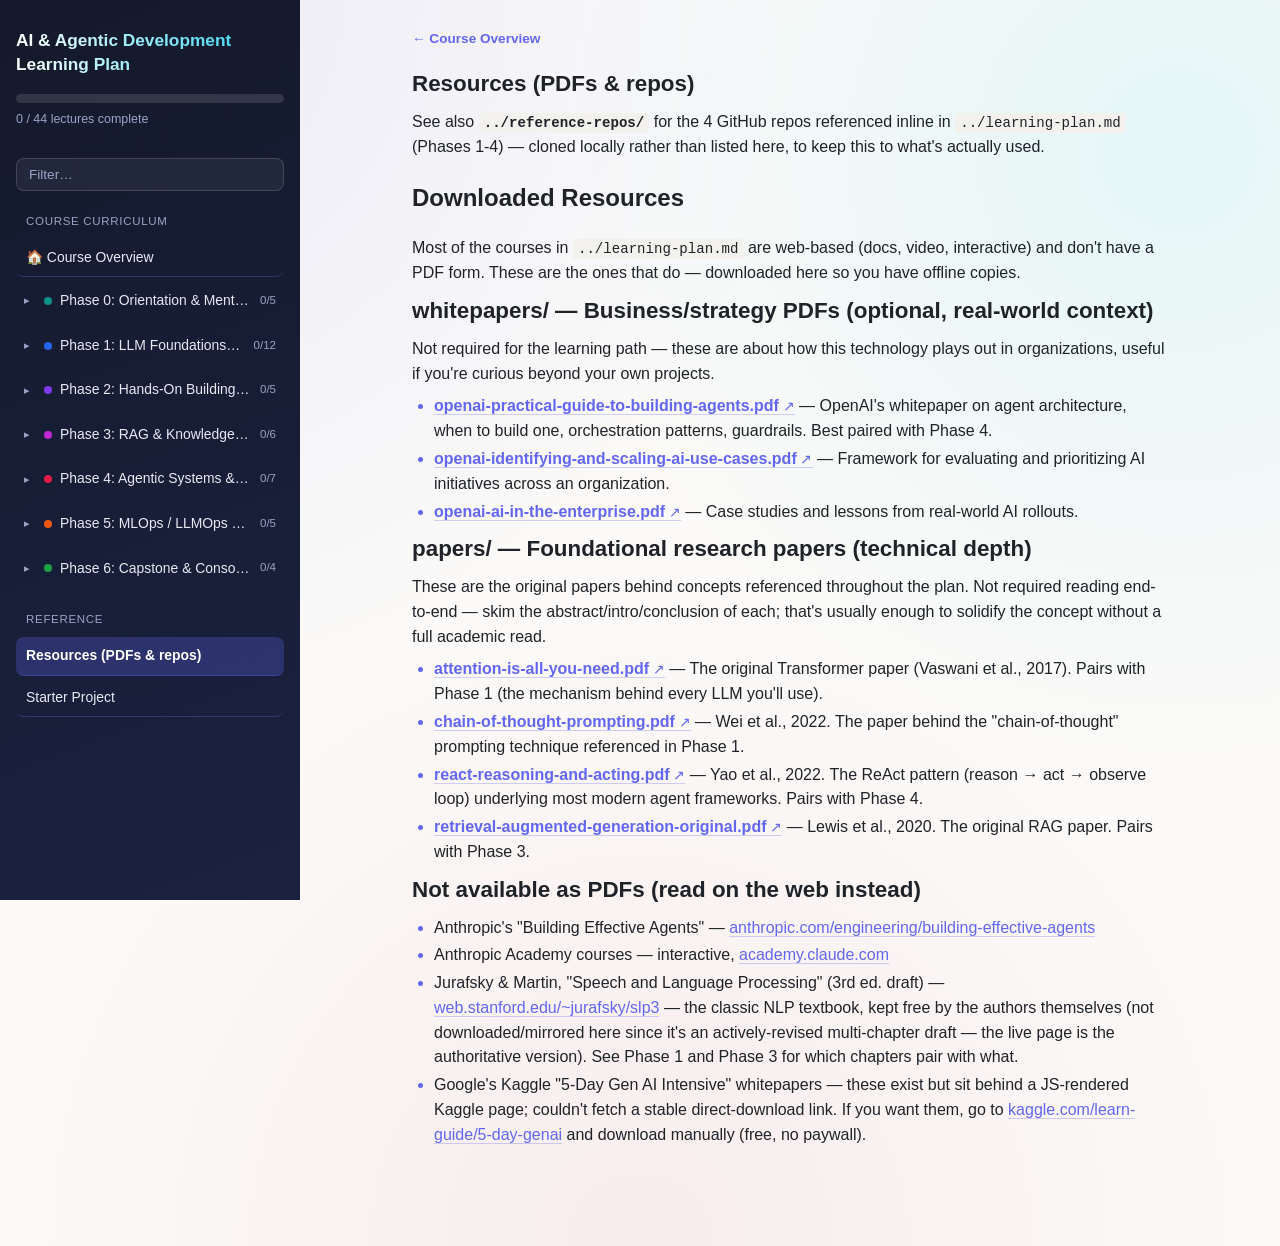
<file: site/resources.html>
<!DOCTYPE html>
<html lang="en">
<head>
<meta charset="UTF-8">
<meta name="viewport" content="width=device-width, initial-scale=1.0">
<title>Resources — AI &amp; Agentic Development Learning Plan</title>
<link rel="stylesheet" href="style.css">
</head>
<body>
<button id="menu-toggle" class="menu-toggle" aria-label="Toggle navigation">☰</button>
<div class="layout">
  <nav class="sidebar" id="sidebar">
    <div class="sidebar-header">
      <h1>AI &amp; Agentic Development Learning Plan</h1>
      <div class="progress-wrap">
        <div class="progress-bar"><div class="progress-fill" id="progress-fill"></div></div>
        <div class="progress-label" id="progress-label">0 lectures complete</div>
      </div>
      <input type="search" id="nav-search" class="nav-search" placeholder="Filter…" autocomplete="off">
    </div>
    
    <div class="nav-group-label">Course Curriculum</div>
    <ul class="nav-list">
      <li><a href="index.html" class="nav-link" data-search="overview">🏠 Course Overview</a></li><li class="nav-phase-group" data-phase-group="phase-0"><div class="nav-phase-header"><button type="button" class="nav-chevron-btn" data-toggle="phase-0" aria-label="Expand"><span class="nav-chevron">▸</span></button><a href="phase-0.html" class="nav-phase-link" data-search="phase 0: orientation &amp; mental models"><span class="nav-dot" style="background:#0d9488"></span><span class="nav-phase-title">Phase 0: Orientation &amp; Mental Models</span></a><span class="nav-phase-fraction" data-fraction="phase-0">0/5</span></div><ul class="lecture-list" data-lectures-for="phase-0"><li><a href="phase-0.html#phase-0-lecture-0" class="lecture-link" data-lecture="phase-0-lecture-0"><span class="lecture-check">○</span> 📖 Overview &amp; Resources</a></li>
<li><a href="phase-0.html#phase-0-lecture-1" class="lecture-link" data-lecture="phase-0-lecture-1"><span class="lecture-check">○</span> 🎥 Watch first</a></li>
<li><a href="phase-0.html#phase-0-lecture-2" class="lecture-link" data-lecture="phase-0-lecture-2"><span class="lecture-check">○</span> 📖 Resources</a></li>
<li><a href="phase-0.html#phase-0-lecture-3" class="lecture-link" data-lecture="phase-0-lecture-3"><span class="lecture-check">○</span> 🧪 Test yourself</a></li>
<li><a href="phase-0.html#phase-0-lecture-4" class="lecture-link" data-lecture="phase-0-lecture-4"><span class="lecture-check">○</span> ✅ Checkpoint</a></li></ul></li><li class="nav-phase-group" data-phase-group="phase-1"><div class="nav-phase-header"><button type="button" class="nav-chevron-btn" data-toggle="phase-1" aria-label="Expand"><span class="nav-chevron">▸</span></button><a href="phase-1.html" class="nav-phase-link" data-search="phase 1: llm foundations &amp; prompting"><span class="nav-dot" style="background:#2563eb"></span><span class="nav-phase-title">Phase 1: LLM Foundations &amp; Prompting</span></a><span class="nav-phase-fraction" data-fraction="phase-1">0/12</span></div><ul class="lecture-list" data-lectures-for="phase-1"><li><a href="phase-1.html#phase-1-lecture-0" class="lecture-link" data-lecture="phase-1-lecture-0"><span class="lecture-check">○</span> 📖 Overview &amp; Resources</a></li>
<li><a href="phase-1.html#phase-1-lecture-1" class="lecture-link" data-lecture="phase-1-lecture-1"><span class="lecture-check">○</span> 🎥 Watch first</a></li>
<li><a href="phase-1.html#phase-1-lecture-2" class="lecture-link" data-lecture="phase-1-lecture-2"><span class="lecture-check">○</span> 🛠️ Hands-on</a></li>
<li><a href="phase-1.html#phase-1-lecture-3" class="lecture-link" data-lecture="phase-1-lecture-3"><span class="lecture-check">○</span> 🎥 Embeddings (the concept)</a></li>
<li><a href="phase-1.html#phase-1-lecture-4" class="lecture-link" data-lecture="phase-1-lecture-4"><span class="lecture-check">○</span> 🎥 How these models are actually built</a></li>
<li><a href="phase-1.html#phase-1-lecture-5" class="lecture-link" data-lecture="phase-1-lecture-5"><span class="lecture-check">○</span> 📖 Resources</a></li>
<li><a href="phase-1.html#phase-1-lecture-6" class="lecture-link" data-lecture="phase-1-lecture-6"><span class="lecture-check">○</span> 📖 Resources (2)</a></li>
<li><a href="phase-1.html#phase-1-lecture-7" class="lecture-link" data-lecture="phase-1-lecture-7"><span class="lecture-check">○</span> 🎥 Prompting</a></li>
<li><a href="phase-1.html#phase-1-lecture-8" class="lecture-link" data-lecture="phase-1-lecture-8"><span class="lecture-check">○</span> 📖 Resources (3)</a></li>
<li><a href="phase-1.html#phase-1-lecture-9" class="lecture-link" data-lecture="phase-1-lecture-9"><span class="lecture-check">○</span> 🛠️ Hands-on (2)</a></li>
<li><a href="phase-1.html#phase-1-lecture-10" class="lecture-link" data-lecture="phase-1-lecture-10"><span class="lecture-check">○</span> 🧪 Test yourself</a></li>
<li><a href="phase-1.html#phase-1-lecture-11" class="lecture-link" data-lecture="phase-1-lecture-11"><span class="lecture-check">○</span> ✅ Checkpoint</a></li></ul></li><li class="nav-phase-group" data-phase-group="phase-2"><div class="nav-phase-header"><button type="button" class="nav-chevron-btn" data-toggle="phase-2" aria-label="Expand"><span class="nav-chevron">▸</span></button><a href="phase-2.html" class="nav-phase-link" data-search="phase 2: hands-on building basics"><span class="nav-dot" style="background:#7c3aed"></span><span class="nav-phase-title">Phase 2: Hands-On Building Basics</span></a><span class="nav-phase-fraction" data-fraction="phase-2">0/5</span></div><ul class="lecture-list" data-lectures-for="phase-2"><li><a href="phase-2.html#phase-2-lecture-0" class="lecture-link" data-lecture="phase-2-lecture-0"><span class="lecture-check">○</span> 📖 Overview &amp; Resources</a></li>
<li><a href="phase-2.html#phase-2-lecture-1" class="lecture-link" data-lecture="phase-2-lecture-1"><span class="lecture-check">○</span> 📖 Resources</a></li>
<li><a href="phase-2.html#phase-2-lecture-2" class="lecture-link" data-lecture="phase-2-lecture-2"><span class="lecture-check">○</span> 🛠️ Hands-on</a></li>
<li><a href="phase-2.html#phase-2-lecture-3" class="lecture-link" data-lecture="phase-2-lecture-3"><span class="lecture-check">○</span> 🧪 Test yourself</a></li>
<li><a href="phase-2.html#phase-2-lecture-4" class="lecture-link" data-lecture="phase-2-lecture-4"><span class="lecture-check">○</span> ✅ Checkpoint</a></li></ul></li><li class="nav-phase-group" data-phase-group="phase-3"><div class="nav-phase-header"><button type="button" class="nav-chevron-btn" data-toggle="phase-3" aria-label="Expand"><span class="nav-chevron">▸</span></button><a href="phase-3.html" class="nav-phase-link" data-search="phase 3: rag &amp; knowledge systems"><span class="nav-dot" style="background:#c026d3"></span><span class="nav-phase-title">Phase 3: RAG &amp; Knowledge Systems</span></a><span class="nav-phase-fraction" data-fraction="phase-3">0/6</span></div><ul class="lecture-list" data-lectures-for="phase-3"><li><a href="phase-3.html#phase-3-lecture-0" class="lecture-link" data-lecture="phase-3-lecture-0"><span class="lecture-check">○</span> 📖 Overview &amp; Resources</a></li>
<li><a href="phase-3.html#phase-3-lecture-1" class="lecture-link" data-lecture="phase-3-lecture-1"><span class="lecture-check">○</span> 🎥 Watch first</a></li>
<li><a href="phase-3.html#phase-3-lecture-2" class="lecture-link" data-lecture="phase-3-lecture-2"><span class="lecture-check">○</span> 📖 Resources</a></li>
<li><a href="phase-3.html#phase-3-lecture-3" class="lecture-link" data-lecture="phase-3-lecture-3"><span class="lecture-check">○</span> 🛠️ Hands-on</a></li>
<li><a href="phase-3.html#phase-3-lecture-4" class="lecture-link" data-lecture="phase-3-lecture-4"><span class="lecture-check">○</span> 🧪 Test yourself</a></li>
<li><a href="phase-3.html#phase-3-lecture-5" class="lecture-link" data-lecture="phase-3-lecture-5"><span class="lecture-check">○</span> ✅ Checkpoint</a></li></ul></li><li class="nav-phase-group" data-phase-group="phase-4"><div class="nav-phase-header"><button type="button" class="nav-chevron-btn" data-toggle="phase-4" aria-label="Expand"><span class="nav-chevron">▸</span></button><a href="phase-4.html" class="nav-phase-link" data-search="phase 4: agentic systems &amp; tool use"><span class="nav-dot" style="background:#e11d48"></span><span class="nav-phase-title">Phase 4: Agentic Systems &amp; Tool Use</span></a><span class="nav-phase-fraction" data-fraction="phase-4">0/7</span></div><ul class="lecture-list" data-lectures-for="phase-4"><li><a href="phase-4.html#phase-4-lecture-0" class="lecture-link" data-lecture="phase-4-lecture-0"><span class="lecture-check">○</span> 📖 Overview &amp; Resources</a></li>
<li><a href="phase-4.html#phase-4-lecture-1" class="lecture-link" data-lecture="phase-4-lecture-1"><span class="lecture-check">○</span> 🎥 Watch first</a></li>
<li><a href="phase-4.html#phase-4-lecture-2" class="lecture-link" data-lecture="phase-4-lecture-2"><span class="lecture-check">○</span> 📖 Resources</a></li>
<li><a href="phase-4.html#phase-4-lecture-3" class="lecture-link" data-lecture="phase-4-lecture-3"><span class="lecture-check">○</span> 🎥 Watch first (2)</a></li>
<li><a href="phase-4.html#phase-4-lecture-4" class="lecture-link" data-lecture="phase-4-lecture-4"><span class="lecture-check">○</span> 🛠️ Hands-on</a></li>
<li><a href="phase-4.html#phase-4-lecture-5" class="lecture-link" data-lecture="phase-4-lecture-5"><span class="lecture-check">○</span> 🧪 Test yourself</a></li>
<li><a href="phase-4.html#phase-4-lecture-6" class="lecture-link" data-lecture="phase-4-lecture-6"><span class="lecture-check">○</span> ✅ Checkpoint</a></li></ul></li><li class="nav-phase-group" data-phase-group="phase-5"><div class="nav-phase-header"><button type="button" class="nav-chevron-btn" data-toggle="phase-5" aria-label="Expand"><span class="nav-chevron">▸</span></button><a href="phase-5.html" class="nav-phase-link" data-search="phase 5: mlops / llmops &amp; production"><span class="nav-dot" style="background:#ea580c"></span><span class="nav-phase-title">Phase 5: MLOps / LLMOps &amp; Production</span></a><span class="nav-phase-fraction" data-fraction="phase-5">0/5</span></div><ul class="lecture-list" data-lectures-for="phase-5"><li><a href="phase-5.html#phase-5-lecture-0" class="lecture-link" data-lecture="phase-5-lecture-0"><span class="lecture-check">○</span> 📖 Overview &amp; Resources</a></li>
<li><a href="phase-5.html#phase-5-lecture-1" class="lecture-link" data-lecture="phase-5-lecture-1"><span class="lecture-check">○</span> 🎥 Watch first</a></li>
<li><a href="phase-5.html#phase-5-lecture-2" class="lecture-link" data-lecture="phase-5-lecture-2"><span class="lecture-check">○</span> 📖 Resources</a></li>
<li><a href="phase-5.html#phase-5-lecture-3" class="lecture-link" data-lecture="phase-5-lecture-3"><span class="lecture-check">○</span> 🧪 Test yourself</a></li>
<li><a href="phase-5.html#phase-5-lecture-4" class="lecture-link" data-lecture="phase-5-lecture-4"><span class="lecture-check">○</span> ✅ Checkpoint</a></li></ul></li><li class="nav-phase-group" data-phase-group="phase-6"><div class="nav-phase-header"><button type="button" class="nav-chevron-btn" data-toggle="phase-6" aria-label="Expand"><span class="nav-chevron">▸</span></button><a href="phase-6.html" class="nav-phase-link" data-search="phase 6: capstone &amp; consolidation"><span class="nav-dot" style="background:#16a34a"></span><span class="nav-phase-title">Phase 6: Capstone &amp; Consolidation</span></a><span class="nav-phase-fraction" data-fraction="phase-6">0/4</span></div><ul class="lecture-list" data-lectures-for="phase-6"><li><a href="phase-6.html#phase-6-lecture-0" class="lecture-link" data-lecture="phase-6-lecture-0"><span class="lecture-check">○</span> 📖 Overview &amp; Resources</a></li>
<li><a href="phase-6.html#phase-6-lecture-1" class="lecture-link" data-lecture="phase-6-lecture-1"><span class="lecture-check">○</span> 📖 Resources</a></li>
<li><a href="phase-6.html#phase-6-lecture-2" class="lecture-link" data-lecture="phase-6-lecture-2"><span class="lecture-check">○</span> 🧪 Test yourself</a></li>
<li><a href="phase-6.html#phase-6-lecture-3" class="lecture-link" data-lecture="phase-6-lecture-3"><span class="lecture-check">○</span> ✅ Checkpoint</a></li></ul></li>
    </ul>
    <div class="nav-group-label">Reference</div>
    <ul class="nav-list">
      <li><a href="resources.html" class="nav-link active" data-search="resources (pdfs &amp; repos)">Resources (PDFs &amp; repos)</a></li>
<li><a href="starter-project.html" class="nav-link" data-search="starter project">Starter Project</a></li>
    </ul>
    
  </nav>
  <main class="content">
    <div class="phase-breadcrumb"><a href="index.html">← Course Overview</a></div><section class="content-section"><h2>Resources (PDFs &amp; repos)</h2><p>See also <strong><code>../reference-repos/</code></strong> for the 4 GitHub repos referenced inline in <code>../learning-plan.md</code> (Phases 1-4) — cloned locally rather than listed here, to keep this to what's actually used.</p>
<h1>Downloaded Resources</h1>
<p>Most of the courses in <code>../learning-plan.md</code> are web-based (docs, video, interactive) and don't have a PDF form. These are the ones that do — downloaded here so you have offline copies.</p>
<h2>whitepapers/ — Business/strategy PDFs (optional, real-world context)</h2>
<p>Not required for the learning path — these are about how this technology plays out in organizations, useful if you're curious beyond your own projects.</p>
<ul>
<li><a href="../resources/whitepapers/openai-practical-guide-to-building-agents.pdf" target="_blank" rel="noopener" class="pdf-link"><strong>openai-practical-guide-to-building-agents.pdf</strong></a> — OpenAI's whitepaper on agent architecture, when to build one, orchestration patterns, guardrails. Best paired with Phase 4.</li>
<li><a href="../resources/whitepapers/openai-identifying-and-scaling-ai-use-cases.pdf" target="_blank" rel="noopener" class="pdf-link"><strong>openai-identifying-and-scaling-ai-use-cases.pdf</strong></a> — Framework for evaluating and prioritizing AI initiatives across an organization.</li>
<li><a href="../resources/whitepapers/openai-ai-in-the-enterprise.pdf" target="_blank" rel="noopener" class="pdf-link"><strong>openai-ai-in-the-enterprise.pdf</strong></a> — Case studies and lessons from real-world AI rollouts.</li>
</ul>
<h2>papers/ — Foundational research papers (technical depth)</h2>
<p>These are the original papers behind concepts referenced throughout the plan. Not required reading end-to-end — skim the abstract/intro/conclusion of each; that's usually enough to solidify the concept without a full academic read.</p>
<ul>
<li><a href="../resources/papers/attention-is-all-you-need.pdf" target="_blank" rel="noopener" class="pdf-link"><strong>attention-is-all-you-need.pdf</strong></a> — The original Transformer paper (Vaswani et al., 2017). Pairs with Phase 1 (the mechanism behind every LLM you'll use).</li>
<li><a href="../resources/papers/chain-of-thought-prompting.pdf" target="_blank" rel="noopener" class="pdf-link"><strong>chain-of-thought-prompting.pdf</strong></a> — Wei et al., 2022. The paper behind the "chain-of-thought" prompting technique referenced in Phase 1.</li>
<li><a href="../resources/papers/react-reasoning-and-acting.pdf" target="_blank" rel="noopener" class="pdf-link"><strong>react-reasoning-and-acting.pdf</strong></a> — Yao et al., 2022. The ReAct pattern (reason → act → observe loop) underlying most modern agent frameworks. Pairs with Phase 4.</li>
<li><a href="../resources/papers/retrieval-augmented-generation-original.pdf" target="_blank" rel="noopener" class="pdf-link"><strong>retrieval-augmented-generation-original.pdf</strong></a> — Lewis et al., 2020. The original RAG paper. Pairs with Phase 3.</li>
</ul>
<h2>Not available as PDFs (read on the web instead)</h2>
<ul>
<li>Anthropic's "Building Effective Agents" — <a href="https://www.anthropic.com/engineering/building-effective-agents">anthropic.com/engineering/building-effective-agents</a></li>
<li>Anthropic Academy courses — interactive, <a href="https://academy.claude.com">academy.claude.com</a></li>
<li>Jurafsky &amp; Martin, "Speech and Language Processing" (3rd ed. draft) — <a href="https://web.stanford.edu/~jurafsky/slp3/">web.stanford.edu/~jurafsky/slp3</a> — the classic NLP textbook, kept free by the authors themselves (not downloaded/mirrored here since it's an actively-revised multi-chapter draft — the live page is the authoritative version). See Phase 1 and Phase 3 for which chapters pair with what.</li>
<li>Google's Kaggle "5-Day Gen AI Intensive" whitepapers — these exist but sit behind a JS-rendered Kaggle page; couldn't fetch a stable direct-download link. If you want them, go to <a href="https://www.kaggle.com/learn-guide/5-day-genai">kaggle.com/learn-guide/5-day-genai</a> and download manually (free, no paywall).</li>
</ul></section>
  </main>
</div>
<div class="sidebar-scrim" id="sidebar-scrim"></div>
<script>
  window.PHASE_LECTURES = {"phase-0": ["phase-0-lecture-0", "phase-0-lecture-1", "phase-0-lecture-2", "phase-0-lecture-3", "phase-0-lecture-4"], "phase-1": ["phase-1-lecture-0", "phase-1-lecture-1", "phase-1-lecture-2", "phase-1-lecture-3", "phase-1-lecture-4", "phase-1-lecture-5", "phase-1-lecture-6", "phase-1-lecture-7", "phase-1-lecture-8", "phase-1-lecture-9", "phase-1-lecture-10", "phase-1-lecture-11"], "phase-2": ["phase-2-lecture-0", "phase-2-lecture-1", "phase-2-lecture-2", "phase-2-lecture-3", "phase-2-lecture-4"], "phase-3": ["phase-3-lecture-0", "phase-3-lecture-1", "phase-3-lecture-2", "phase-3-lecture-3", "phase-3-lecture-4", "phase-3-lecture-5"], "phase-4": ["phase-4-lecture-0", "phase-4-lecture-1", "phase-4-lecture-2", "phase-4-lecture-3", "phase-4-lecture-4", "phase-4-lecture-5", "phase-4-lecture-6"], "phase-5": ["phase-5-lecture-0", "phase-5-lecture-1", "phase-5-lecture-2", "phase-5-lecture-3", "phase-5-lecture-4"], "phase-6": ["phase-6-lecture-0", "phase-6-lecture-1", "phase-6-lecture-2", "phase-6-lecture-3"]};
  window.ALL_LECTURE_IDS = ["phase-0-lecture-0", "phase-0-lecture-1", "phase-0-lecture-2", "phase-0-lecture-3", "phase-0-lecture-4", "phase-1-lecture-0", "phase-1-lecture-1", "phase-1-lecture-2", "phase-1-lecture-3", "phase-1-lecture-4", "phase-1-lecture-5", "phase-1-lecture-6", "phase-1-lecture-7", "phase-1-lecture-8", "phase-1-lecture-9", "phase-1-lecture-10", "phase-1-lecture-11", "phase-2-lecture-0", "phase-2-lecture-1", "phase-2-lecture-2", "phase-2-lecture-3", "phase-2-lecture-4", "phase-3-lecture-0", "phase-3-lecture-1", "phase-3-lecture-2", "phase-3-lecture-3", "phase-3-lecture-4", "phase-3-lecture-5", "phase-4-lecture-0", "phase-4-lecture-1", "phase-4-lecture-2", "phase-4-lecture-3", "phase-4-lecture-4", "phase-4-lecture-5", "phase-4-lecture-6", "phase-5-lecture-0", "phase-5-lecture-1", "phase-5-lecture-2", "phase-5-lecture-3", "phase-5-lecture-4", "phase-6-lecture-0", "phase-6-lecture-1", "phase-6-lecture-2", "phase-6-lecture-3"];

</script>
<script src="script.js"></script>
</body>
</html>
</file>
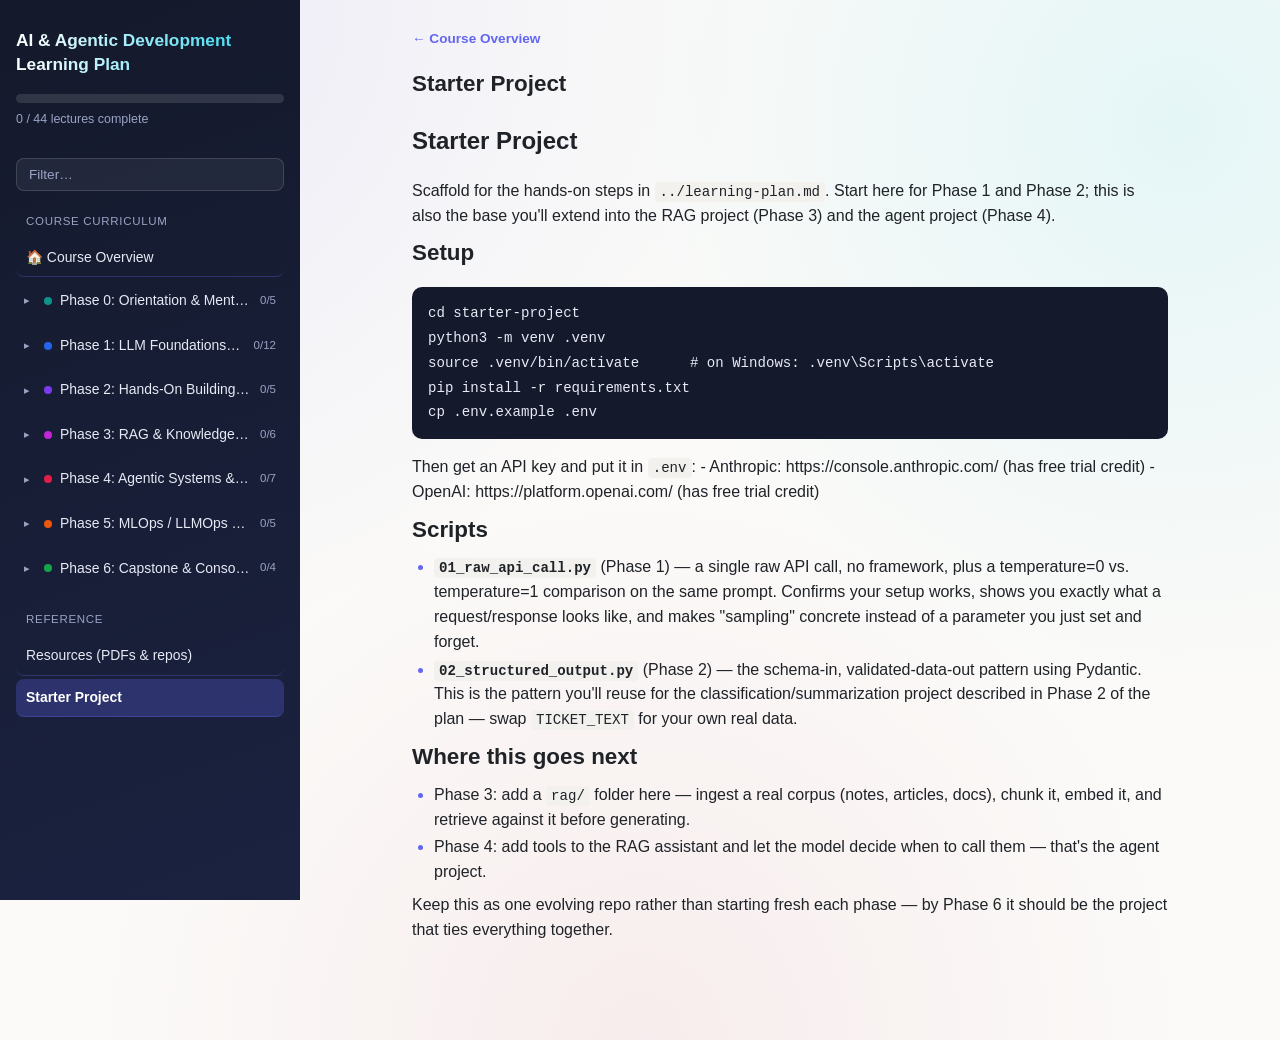
<file: site/starter-project.html>
<!DOCTYPE html>
<html lang="en">
<head>
<meta charset="UTF-8">
<meta name="viewport" content="width=device-width, initial-scale=1.0">
<title>Starter Project — AI &amp; Agentic Development Learning Plan</title>
<link rel="stylesheet" href="style.css">
</head>
<body>
<button id="menu-toggle" class="menu-toggle" aria-label="Toggle navigation">☰</button>
<div class="layout">
  <nav class="sidebar" id="sidebar">
    <div class="sidebar-header">
      <h1>AI &amp; Agentic Development Learning Plan</h1>
      <div class="progress-wrap">
        <div class="progress-bar"><div class="progress-fill" id="progress-fill"></div></div>
        <div class="progress-label" id="progress-label">0 lectures complete</div>
      </div>
      <input type="search" id="nav-search" class="nav-search" placeholder="Filter…" autocomplete="off">
    </div>
    
    <div class="nav-group-label">Course Curriculum</div>
    <ul class="nav-list">
      <li><a href="index.html" class="nav-link" data-search="overview">🏠 Course Overview</a></li><li class="nav-phase-group" data-phase-group="phase-0"><div class="nav-phase-header"><button type="button" class="nav-chevron-btn" data-toggle="phase-0" aria-label="Expand"><span class="nav-chevron">▸</span></button><a href="phase-0.html" class="nav-phase-link" data-search="phase 0: orientation &amp; mental models"><span class="nav-dot" style="background:#0d9488"></span><span class="nav-phase-title">Phase 0: Orientation &amp; Mental Models</span></a><span class="nav-phase-fraction" data-fraction="phase-0">0/5</span></div><ul class="lecture-list" data-lectures-for="phase-0"><li><a href="phase-0.html#phase-0-lecture-0" class="lecture-link" data-lecture="phase-0-lecture-0"><span class="lecture-check">○</span> 📖 Overview &amp; Resources</a></li>
<li><a href="phase-0.html#phase-0-lecture-1" class="lecture-link" data-lecture="phase-0-lecture-1"><span class="lecture-check">○</span> 🎥 Watch first</a></li>
<li><a href="phase-0.html#phase-0-lecture-2" class="lecture-link" data-lecture="phase-0-lecture-2"><span class="lecture-check">○</span> 📖 Resources</a></li>
<li><a href="phase-0.html#phase-0-lecture-3" class="lecture-link" data-lecture="phase-0-lecture-3"><span class="lecture-check">○</span> 🧪 Test yourself</a></li>
<li><a href="phase-0.html#phase-0-lecture-4" class="lecture-link" data-lecture="phase-0-lecture-4"><span class="lecture-check">○</span> ✅ Checkpoint</a></li></ul></li><li class="nav-phase-group" data-phase-group="phase-1"><div class="nav-phase-header"><button type="button" class="nav-chevron-btn" data-toggle="phase-1" aria-label="Expand"><span class="nav-chevron">▸</span></button><a href="phase-1.html" class="nav-phase-link" data-search="phase 1: llm foundations &amp; prompting"><span class="nav-dot" style="background:#2563eb"></span><span class="nav-phase-title">Phase 1: LLM Foundations &amp; Prompting</span></a><span class="nav-phase-fraction" data-fraction="phase-1">0/12</span></div><ul class="lecture-list" data-lectures-for="phase-1"><li><a href="phase-1.html#phase-1-lecture-0" class="lecture-link" data-lecture="phase-1-lecture-0"><span class="lecture-check">○</span> 📖 Overview &amp; Resources</a></li>
<li><a href="phase-1.html#phase-1-lecture-1" class="lecture-link" data-lecture="phase-1-lecture-1"><span class="lecture-check">○</span> 🎥 Watch first</a></li>
<li><a href="phase-1.html#phase-1-lecture-2" class="lecture-link" data-lecture="phase-1-lecture-2"><span class="lecture-check">○</span> 🛠️ Hands-on</a></li>
<li><a href="phase-1.html#phase-1-lecture-3" class="lecture-link" data-lecture="phase-1-lecture-3"><span class="lecture-check">○</span> 🎥 Embeddings (the concept)</a></li>
<li><a href="phase-1.html#phase-1-lecture-4" class="lecture-link" data-lecture="phase-1-lecture-4"><span class="lecture-check">○</span> 🎥 How these models are actually built</a></li>
<li><a href="phase-1.html#phase-1-lecture-5" class="lecture-link" data-lecture="phase-1-lecture-5"><span class="lecture-check">○</span> 📖 Resources</a></li>
<li><a href="phase-1.html#phase-1-lecture-6" class="lecture-link" data-lecture="phase-1-lecture-6"><span class="lecture-check">○</span> 📖 Resources (2)</a></li>
<li><a href="phase-1.html#phase-1-lecture-7" class="lecture-link" data-lecture="phase-1-lecture-7"><span class="lecture-check">○</span> 🎥 Prompting</a></li>
<li><a href="phase-1.html#phase-1-lecture-8" class="lecture-link" data-lecture="phase-1-lecture-8"><span class="lecture-check">○</span> 📖 Resources (3)</a></li>
<li><a href="phase-1.html#phase-1-lecture-9" class="lecture-link" data-lecture="phase-1-lecture-9"><span class="lecture-check">○</span> 🛠️ Hands-on (2)</a></li>
<li><a href="phase-1.html#phase-1-lecture-10" class="lecture-link" data-lecture="phase-1-lecture-10"><span class="lecture-check">○</span> 🧪 Test yourself</a></li>
<li><a href="phase-1.html#phase-1-lecture-11" class="lecture-link" data-lecture="phase-1-lecture-11"><span class="lecture-check">○</span> ✅ Checkpoint</a></li></ul></li><li class="nav-phase-group" data-phase-group="phase-2"><div class="nav-phase-header"><button type="button" class="nav-chevron-btn" data-toggle="phase-2" aria-label="Expand"><span class="nav-chevron">▸</span></button><a href="phase-2.html" class="nav-phase-link" data-search="phase 2: hands-on building basics"><span class="nav-dot" style="background:#7c3aed"></span><span class="nav-phase-title">Phase 2: Hands-On Building Basics</span></a><span class="nav-phase-fraction" data-fraction="phase-2">0/5</span></div><ul class="lecture-list" data-lectures-for="phase-2"><li><a href="phase-2.html#phase-2-lecture-0" class="lecture-link" data-lecture="phase-2-lecture-0"><span class="lecture-check">○</span> 📖 Overview &amp; Resources</a></li>
<li><a href="phase-2.html#phase-2-lecture-1" class="lecture-link" data-lecture="phase-2-lecture-1"><span class="lecture-check">○</span> 📖 Resources</a></li>
<li><a href="phase-2.html#phase-2-lecture-2" class="lecture-link" data-lecture="phase-2-lecture-2"><span class="lecture-check">○</span> 🛠️ Hands-on</a></li>
<li><a href="phase-2.html#phase-2-lecture-3" class="lecture-link" data-lecture="phase-2-lecture-3"><span class="lecture-check">○</span> 🧪 Test yourself</a></li>
<li><a href="phase-2.html#phase-2-lecture-4" class="lecture-link" data-lecture="phase-2-lecture-4"><span class="lecture-check">○</span> ✅ Checkpoint</a></li></ul></li><li class="nav-phase-group" data-phase-group="phase-3"><div class="nav-phase-header"><button type="button" class="nav-chevron-btn" data-toggle="phase-3" aria-label="Expand"><span class="nav-chevron">▸</span></button><a href="phase-3.html" class="nav-phase-link" data-search="phase 3: rag &amp; knowledge systems"><span class="nav-dot" style="background:#c026d3"></span><span class="nav-phase-title">Phase 3: RAG &amp; Knowledge Systems</span></a><span class="nav-phase-fraction" data-fraction="phase-3">0/6</span></div><ul class="lecture-list" data-lectures-for="phase-3"><li><a href="phase-3.html#phase-3-lecture-0" class="lecture-link" data-lecture="phase-3-lecture-0"><span class="lecture-check">○</span> 📖 Overview &amp; Resources</a></li>
<li><a href="phase-3.html#phase-3-lecture-1" class="lecture-link" data-lecture="phase-3-lecture-1"><span class="lecture-check">○</span> 🎥 Watch first</a></li>
<li><a href="phase-3.html#phase-3-lecture-2" class="lecture-link" data-lecture="phase-3-lecture-2"><span class="lecture-check">○</span> 📖 Resources</a></li>
<li><a href="phase-3.html#phase-3-lecture-3" class="lecture-link" data-lecture="phase-3-lecture-3"><span class="lecture-check">○</span> 🛠️ Hands-on</a></li>
<li><a href="phase-3.html#phase-3-lecture-4" class="lecture-link" data-lecture="phase-3-lecture-4"><span class="lecture-check">○</span> 🧪 Test yourself</a></li>
<li><a href="phase-3.html#phase-3-lecture-5" class="lecture-link" data-lecture="phase-3-lecture-5"><span class="lecture-check">○</span> ✅ Checkpoint</a></li></ul></li><li class="nav-phase-group" data-phase-group="phase-4"><div class="nav-phase-header"><button type="button" class="nav-chevron-btn" data-toggle="phase-4" aria-label="Expand"><span class="nav-chevron">▸</span></button><a href="phase-4.html" class="nav-phase-link" data-search="phase 4: agentic systems &amp; tool use"><span class="nav-dot" style="background:#e11d48"></span><span class="nav-phase-title">Phase 4: Agentic Systems &amp; Tool Use</span></a><span class="nav-phase-fraction" data-fraction="phase-4">0/7</span></div><ul class="lecture-list" data-lectures-for="phase-4"><li><a href="phase-4.html#phase-4-lecture-0" class="lecture-link" data-lecture="phase-4-lecture-0"><span class="lecture-check">○</span> 📖 Overview &amp; Resources</a></li>
<li><a href="phase-4.html#phase-4-lecture-1" class="lecture-link" data-lecture="phase-4-lecture-1"><span class="lecture-check">○</span> 🎥 Watch first</a></li>
<li><a href="phase-4.html#phase-4-lecture-2" class="lecture-link" data-lecture="phase-4-lecture-2"><span class="lecture-check">○</span> 📖 Resources</a></li>
<li><a href="phase-4.html#phase-4-lecture-3" class="lecture-link" data-lecture="phase-4-lecture-3"><span class="lecture-check">○</span> 🎥 Watch first (2)</a></li>
<li><a href="phase-4.html#phase-4-lecture-4" class="lecture-link" data-lecture="phase-4-lecture-4"><span class="lecture-check">○</span> 🛠️ Hands-on</a></li>
<li><a href="phase-4.html#phase-4-lecture-5" class="lecture-link" data-lecture="phase-4-lecture-5"><span class="lecture-check">○</span> 🧪 Test yourself</a></li>
<li><a href="phase-4.html#phase-4-lecture-6" class="lecture-link" data-lecture="phase-4-lecture-6"><span class="lecture-check">○</span> ✅ Checkpoint</a></li></ul></li><li class="nav-phase-group" data-phase-group="phase-5"><div class="nav-phase-header"><button type="button" class="nav-chevron-btn" data-toggle="phase-5" aria-label="Expand"><span class="nav-chevron">▸</span></button><a href="phase-5.html" class="nav-phase-link" data-search="phase 5: mlops / llmops &amp; production"><span class="nav-dot" style="background:#ea580c"></span><span class="nav-phase-title">Phase 5: MLOps / LLMOps &amp; Production</span></a><span class="nav-phase-fraction" data-fraction="phase-5">0/5</span></div><ul class="lecture-list" data-lectures-for="phase-5"><li><a href="phase-5.html#phase-5-lecture-0" class="lecture-link" data-lecture="phase-5-lecture-0"><span class="lecture-check">○</span> 📖 Overview &amp; Resources</a></li>
<li><a href="phase-5.html#phase-5-lecture-1" class="lecture-link" data-lecture="phase-5-lecture-1"><span class="lecture-check">○</span> 🎥 Watch first</a></li>
<li><a href="phase-5.html#phase-5-lecture-2" class="lecture-link" data-lecture="phase-5-lecture-2"><span class="lecture-check">○</span> 📖 Resources</a></li>
<li><a href="phase-5.html#phase-5-lecture-3" class="lecture-link" data-lecture="phase-5-lecture-3"><span class="lecture-check">○</span> 🧪 Test yourself</a></li>
<li><a href="phase-5.html#phase-5-lecture-4" class="lecture-link" data-lecture="phase-5-lecture-4"><span class="lecture-check">○</span> ✅ Checkpoint</a></li></ul></li><li class="nav-phase-group" data-phase-group="phase-6"><div class="nav-phase-header"><button type="button" class="nav-chevron-btn" data-toggle="phase-6" aria-label="Expand"><span class="nav-chevron">▸</span></button><a href="phase-6.html" class="nav-phase-link" data-search="phase 6: capstone &amp; consolidation"><span class="nav-dot" style="background:#16a34a"></span><span class="nav-phase-title">Phase 6: Capstone &amp; Consolidation</span></a><span class="nav-phase-fraction" data-fraction="phase-6">0/4</span></div><ul class="lecture-list" data-lectures-for="phase-6"><li><a href="phase-6.html#phase-6-lecture-0" class="lecture-link" data-lecture="phase-6-lecture-0"><span class="lecture-check">○</span> 📖 Overview &amp; Resources</a></li>
<li><a href="phase-6.html#phase-6-lecture-1" class="lecture-link" data-lecture="phase-6-lecture-1"><span class="lecture-check">○</span> 📖 Resources</a></li>
<li><a href="phase-6.html#phase-6-lecture-2" class="lecture-link" data-lecture="phase-6-lecture-2"><span class="lecture-check">○</span> 🧪 Test yourself</a></li>
<li><a href="phase-6.html#phase-6-lecture-3" class="lecture-link" data-lecture="phase-6-lecture-3"><span class="lecture-check">○</span> ✅ Checkpoint</a></li></ul></li>
    </ul>
    <div class="nav-group-label">Reference</div>
    <ul class="nav-list">
      <li><a href="resources.html" class="nav-link" data-search="resources (pdfs &amp; repos)">Resources (PDFs &amp; repos)</a></li>
<li><a href="starter-project.html" class="nav-link active" data-search="starter project">Starter Project</a></li>
    </ul>
    
  </nav>
  <main class="content">
    <div class="phase-breadcrumb"><a href="index.html">← Course Overview</a></div><section class="content-section"><h2>Starter Project</h2><h1>Starter Project</h1>
<p>Scaffold for the hands-on steps in <code>../learning-plan.md</code>. Start here for Phase 1 and Phase 2; this is also the base you'll extend into the RAG project (Phase 3) and the agent project (Phase 4).</p>
<h2>Setup</h2>
<pre><code class="language-bash">cd starter-project
python3 -m venv .venv
source .venv/bin/activate      # on Windows: .venv\Scripts\activate
pip install -r requirements.txt
cp .env.example .env
</code></pre>
<p>Then get an API key and put it in <code>.env</code>:
- Anthropic: https://console.anthropic.com/ (has free trial credit)
- OpenAI: https://platform.openai.com/ (has free trial credit)</p>
<h2>Scripts</h2>
<ul>
<li><strong><code>01_raw_api_call.py</code></strong> (Phase 1) — a single raw API call, no framework, plus a temperature=0 vs. temperature=1 comparison on the same prompt. Confirms your setup works, shows you exactly what a request/response looks like, and makes "sampling" concrete instead of a parameter you just set and forget.</li>
<li><strong><code>02_structured_output.py</code></strong> (Phase 2) — the schema-in, validated-data-out pattern using Pydantic. This is the pattern you'll reuse for the classification/summarization project described in Phase 2 of the plan — swap <code>TICKET_TEXT</code> for your own real data.</li>
</ul>
<h2>Where this goes next</h2>
<ul>
<li>Phase 3: add a <code>rag/</code> folder here — ingest a real corpus (notes, articles, docs), chunk it, embed it, and retrieve against it before generating.</li>
<li>Phase 4: add tools to the RAG assistant and let the model decide when to call them — that's the agent project.</li>
</ul>
<p>Keep this as one evolving repo rather than starting fresh each phase — by Phase 6 it should be the project that ties everything together.</p></section>
  </main>
</div>
<div class="sidebar-scrim" id="sidebar-scrim"></div>
<script>
  window.PHASE_LECTURES = {"phase-0": ["phase-0-lecture-0", "phase-0-lecture-1", "phase-0-lecture-2", "phase-0-lecture-3", "phase-0-lecture-4"], "phase-1": ["phase-1-lecture-0", "phase-1-lecture-1", "phase-1-lecture-2", "phase-1-lecture-3", "phase-1-lecture-4", "phase-1-lecture-5", "phase-1-lecture-6", "phase-1-lecture-7", "phase-1-lecture-8", "phase-1-lecture-9", "phase-1-lecture-10", "phase-1-lecture-11"], "phase-2": ["phase-2-lecture-0", "phase-2-lecture-1", "phase-2-lecture-2", "phase-2-lecture-3", "phase-2-lecture-4"], "phase-3": ["phase-3-lecture-0", "phase-3-lecture-1", "phase-3-lecture-2", "phase-3-lecture-3", "phase-3-lecture-4", "phase-3-lecture-5"], "phase-4": ["phase-4-lecture-0", "phase-4-lecture-1", "phase-4-lecture-2", "phase-4-lecture-3", "phase-4-lecture-4", "phase-4-lecture-5", "phase-4-lecture-6"], "phase-5": ["phase-5-lecture-0", "phase-5-lecture-1", "phase-5-lecture-2", "phase-5-lecture-3", "phase-5-lecture-4"], "phase-6": ["phase-6-lecture-0", "phase-6-lecture-1", "phase-6-lecture-2", "phase-6-lecture-3"]};
  window.ALL_LECTURE_IDS = ["phase-0-lecture-0", "phase-0-lecture-1", "phase-0-lecture-2", "phase-0-lecture-3", "phase-0-lecture-4", "phase-1-lecture-0", "phase-1-lecture-1", "phase-1-lecture-2", "phase-1-lecture-3", "phase-1-lecture-4", "phase-1-lecture-5", "phase-1-lecture-6", "phase-1-lecture-7", "phase-1-lecture-8", "phase-1-lecture-9", "phase-1-lecture-10", "phase-1-lecture-11", "phase-2-lecture-0", "phase-2-lecture-1", "phase-2-lecture-2", "phase-2-lecture-3", "phase-2-lecture-4", "phase-3-lecture-0", "phase-3-lecture-1", "phase-3-lecture-2", "phase-3-lecture-3", "phase-3-lecture-4", "phase-3-lecture-5", "phase-4-lecture-0", "phase-4-lecture-1", "phase-4-lecture-2", "phase-4-lecture-3", "phase-4-lecture-4", "phase-4-lecture-5", "phase-4-lecture-6", "phase-5-lecture-0", "phase-5-lecture-1", "phase-5-lecture-2", "phase-5-lecture-3", "phase-5-lecture-4", "phase-6-lecture-0", "phase-6-lecture-1", "phase-6-lecture-2", "phase-6-lecture-3"];

</script>
<script src="script.js"></script>
</body>
</html>
</file>
<file: site/style.css>
:root {
  --bg: #fbfaf8;
  --text: #1f2328;
  --text-muted: #5b6472;
  --border: #e7e4de;
  --card: #ffffff;

  --sidebar-bg-top: #14192b;
  --sidebar-bg-bottom: #1b2240;
  --sidebar-text: #e7e9f5;
  --sidebar-text-muted: #9aa3c4;
  --sidebar-active-bg: rgba(99, 102, 241, 0.28);
  --sidebar-hover-bg: rgba(255, 255, 255, 0.06);

  --brand: #6366f1;
  --brand-2: #22d3ee;

  --video: #2563eb;
  --video-soft: #eaf1ff;
  --checkpoint: #16a34a;
  --checkpoint-soft: #eafbf0;
  --handson: #ea580c;
  --handson-soft: #fff2e8;
  --bigpicture: #7c3aed;
  --bigpicture-soft: #f4eefd;
  --test: #be123c;
  --test-soft: #fdeef1;
  --paid: #b7791f;
  --paid-soft: #fdf6e3;

  font-size: 16px;
}

* { box-sizing: border-box; }

body {
  margin: 0;
  font-family: -apple-system, BlinkMacSystemFont, "Segoe UI", Helvetica, Arial, sans-serif;
  color: var(--text);
  background:
    radial-gradient(circle at 8% 0%, rgba(99, 102, 241, 0.10), transparent 42%),
    radial-gradient(circle at 92% 12%, rgba(34, 211, 238, 0.10), transparent 38%),
    radial-gradient(circle at 50% 100%, rgba(190, 18, 60, 0.06), transparent 45%),
    var(--bg);
  line-height: 1.55;
}

.layout {
  display: flex;
  min-height: 100vh;
}

/* ---------------- Sidebar ---------------- */

.sidebar {
  width: 300px;
  flex: 0 0 300px;
  background: linear-gradient(160deg, var(--sidebar-bg-top), var(--sidebar-bg-bottom));
  color: var(--sidebar-text);
  padding: 24px 16px 32px;
  position: sticky;
  top: 0;
  height: 100vh;
  overflow-y: auto;
  z-index: 20;
}

.sidebar-header h1 {
  font-size: 1.08rem;
  line-height: 1.4;
  margin: 4px 0 18px;
  background: linear-gradient(90deg, #fff, var(--brand-2));
  -webkit-background-clip: text;
  background-clip: text;
  color: transparent;
}

.progress-wrap { margin-bottom: 14px; }

.progress-bar {
  background: rgba(255, 255, 255, 0.12);
  border-radius: 8px;
  height: 9px;
  overflow: hidden;
}

.progress-fill {
  height: 100%;
  width: 0%;
  background: linear-gradient(90deg, var(--brand), var(--brand-2));
  transition: width 0.25s ease;
  border-radius: 8px;
}

.progress-label {
  font-size: 0.78rem;
  color: var(--sidebar-text-muted);
  margin-top: 7px;
}

.nav-search {
  width: 100%;
  margin-top: 14px;
  padding: 8px 12px;
  border-radius: 8px;
  border: 1px solid rgba(255, 255, 255, 0.14);
  background: rgba(255, 255, 255, 0.06);
  color: var(--sidebar-text);
  font-size: 0.85rem;
}

.nav-search::placeholder { color: var(--sidebar-text-muted); }
.nav-search:focus { outline: 2px solid var(--brand-2); background: rgba(255, 255, 255, 0.1); }

.nav-group-label {
  font-size: 0.72rem;
  text-transform: uppercase;
  letter-spacing: 0.06em;
  color: var(--sidebar-text-muted);
  margin: 22px 10px 8px;
}

.nav-list {
  list-style: none;
  margin: 0;
  padding: 0;
}

.nav-list li { margin-bottom: 1px; }

.nav-link {
  display: flex;
  align-items: center;
  gap: 9px;
  padding: 8px 10px;
  border-radius: 8px;
  color: var(--sidebar-text);
  text-decoration: none;
  font-size: 0.87rem;
  transition: background 0.12s ease;
}

.nav-dot {
  width: 8px;
  height: 8px;
  border-radius: 50%;
  flex: 0 0 8px;
}

.nav-link:hover { background: var(--sidebar-hover-bg); }

.nav-link.active {
  background: var(--sidebar-active-bg);
  color: #fff;
  font-weight: 600;
}

/* Collapsible course-curriculum sections (phases) */
.nav-phase-group { margin-bottom: 2px; }

.nav-phase-header {
  display: flex;
  align-items: center;
  gap: 4px;
  width: 100%;
  padding: 2px 4px;
  border-radius: 8px;
  font-size: 0.87rem;
}

.nav-phase-group.active-page > .nav-phase-header { background: var(--sidebar-active-bg); }

.nav-chevron-btn {
  flex: 0 0 auto;
  background: none;
  border: none;
  padding: 8px 4px;
  cursor: pointer;
  display: flex;
  align-items: center;
}

.nav-chevron {
  display: inline-block;
  font-size: 0.7rem;
  color: var(--sidebar-text-muted);
  transition: transform 0.15s ease;
}

.nav-phase-group.expanded .nav-chevron { transform: rotate(90deg); }

.nav-phase-link {
  display: flex;
  align-items: center;
  gap: 8px;
  flex: 1;
  padding: 8px 6px;
  border-radius: 6px;
  color: var(--sidebar-text);
  text-decoration: none;
  border-bottom: none;
  min-width: 0;
}

.nav-phase-link:hover { background: var(--sidebar-hover-bg); }
.nav-phase-link.active { color: #fff; font-weight: 700; }

.nav-phase-title {
  flex: 1;
  overflow: hidden;
  text-overflow: ellipsis;
  white-space: nowrap;
}

.nav-phase-fraction {
  font-size: 0.72rem;
  color: var(--sidebar-text-muted);
  flex: 0 0 auto;
  padding-right: 4px;
}

.nav-phase-group.is-complete .nav-phase-fraction { color: var(--checkpoint); }

.lecture-list {
  list-style: none;
  margin: 2px 0 6px;
  padding: 0 0 0 20px;
  display: none;
}

.nav-phase-group.expanded .lecture-list { display: block; }

.lecture-link {
  display: flex;
  align-items: center;
  gap: 7px;
  padding: 6px 8px;
  border-radius: 6px;
  color: var(--sidebar-text-muted);
  text-decoration: none;
  font-size: 0.81rem;
  line-height: 1.35;
}

.lecture-link:hover { background: var(--sidebar-hover-bg); color: var(--sidebar-text); }
.lecture-link.active { color: #fff; }

.lecture-check {
  flex: 0 0 auto;
  font-size: 0.8rem;
  color: var(--sidebar-text-muted);
}

.lecture-link.is-complete .lecture-check { color: var(--brand-2); }
.lecture-link.is-complete { color: var(--sidebar-text); }

/* ---------------- Mobile menu ---------------- */

.menu-toggle {
  display: none;
  position: fixed;
  top: 14px;
  left: 14px;
  z-index: 30;
  width: 42px;
  height: 42px;
  border-radius: 10px;
  border: none;
  background: var(--sidebar-bg-top);
  color: #fff;
  font-size: 1.1rem;
  cursor: pointer;
}

.sidebar-scrim {
  display: none;
  position: fixed;
  inset: 0;
  background: rgba(0, 0, 0, 0.45);
  z-index: 15;
}

/* ---------------- Content ---------------- */

.content {
  flex: 1;
  max-width: 820px;
  margin: 0 auto;
  padding: 28px 32px 90px;
}

/* Hero stat strip at the top of the page */
.hero {
  display: grid;
  grid-template-columns: repeat(4, 1fr);
  gap: 10px;
  margin-bottom: 28px;
}

.hero-stat {
  background: linear-gradient(160deg, var(--sidebar-bg-top), var(--sidebar-bg-bottom));
  border-radius: 12px;
  padding: 16px 10px;
  text-align: center;
  box-shadow: 0 4px 14px rgba(20, 25, 43, 0.18);
}

.hero-stat-num {
  display: block;
  font-size: 1.7rem;
  font-weight: 800;
  background: linear-gradient(90deg, #fff, var(--brand-2));
  -webkit-background-clip: text;
  background-clip: text;
  color: transparent;
}

.hero-stat-label {
  display: block;
  font-size: 0.72rem;
  text-transform: uppercase;
  letter-spacing: 0.05em;
  color: var(--sidebar-text-muted);
  margin-top: 2px;
}

.content-section { scroll-margin-top: 16px; }

.content-section + .content-section {
  margin-top: 34px;
  padding-top: 22px;
  border-top: 1px solid var(--border);
}

.phase-section {
  background:
    linear-gradient(165deg, color-mix(in srgb, var(--accent, var(--brand)) 7%, white), var(--card) 55%);
  border: 1px solid color-mix(in srgb, var(--accent, var(--brand)) 20%, var(--border));
  border-left: 6px solid var(--accent, var(--brand));
  border-radius: 14px;
  padding: 22px 26px 24px;
  box-shadow: 0 3px 14px rgba(20, 20, 40, 0.07);
}

.content-section.phase-section + .content-section {
  border-top: none;
  padding-top: 0;
  margin-top: 22px;
}

.phase-badge {
  display: inline-flex;
  align-items: center;
  justify-content: center;
  width: 30px;
  height: 30px;
  border-radius: 50%;
  color: #fff;
  font-size: 0.95rem;
  font-weight: 700;
  margin-right: 10px;
  vertical-align: middle;
  box-shadow: 0 2px 6px rgba(0, 0, 0, 0.2);
}

h2 {
  font-size: 1.4rem;
  margin: 0 0 4px;
  display: flex;
  align-items: center;
}

.phase-section > h2 { color: var(--accent, var(--brand)); }

h3 {
  font-size: 1.05rem;
  margin: 20px 0 8px;
  padding-top: 4px;
  border-top: 1px dashed var(--border);
}

p { color: var(--text); margin: 8px 0; }

ul, ol { margin: 8px 0; padding-left: 22px; }
li { margin: 3px 0; }
li::marker { color: var(--accent, var(--brand)); font-weight: 700; }

a { color: var(--brand); text-decoration: none; border-bottom: 1px solid rgba(99, 102, 241, 0.3); }
a:hover { border-bottom-color: var(--brand); }

.pdf-link::after {
  content: " ↗";
  font-size: 0.85em;
}

table {
  width: 100%;
  border-collapse: collapse;
  margin: 16px 0;
  font-size: 0.92rem;
}

th, td {
  border: 1px solid var(--border);
  padding: 9px 11px;
  text-align: left;
  vertical-align: top;
}

th { background: #f2f1ee; }

code {
  background: #f2f1ee;
  padding: 2px 5px;
  border-radius: 4px;
  font-size: 0.88em;
}

pre {
  background: #14192b;
  color: #e7e9f5;
  padding: 14px 16px;
  border-radius: 10px;
  overflow-x: auto;
}

pre code { background: none; padding: 0; color: inherit; }

/* Lectures: each phase's checkable sub-unit (Udemy-style curriculum item) */
.lecture {
  padding: 13px 0;
  scroll-margin-top: 16px;
}

.lecture + .lecture {
  border-top: 1px dashed color-mix(in srgb, var(--accent, var(--brand)) 25%, var(--border));
}

.lecture.is-complete {
  background: linear-gradient(90deg, var(--checkpoint-soft), transparent 60%);
  margin: 0 -14px;
  padding: 13px 14px;
  border-radius: 8px;
}

.lecture-complete {
  display: inline-flex;
  align-items: center;
  gap: 8px;
  font-size: 0.8rem;
  font-weight: 600;
  color: var(--text-muted);
  margin-bottom: 10px;
  cursor: pointer;
  text-transform: uppercase;
  letter-spacing: 0.03em;
}

.lecture-complete input { width: 15px; height: 15px; accent-color: var(--accent, var(--brand)); }
.lecture-title { color: var(--text-muted); }
.lecture.is-complete .lecture-title { color: var(--checkpoint); }

.content-section.is-complete .phase-badge {
  box-shadow: 0 0 0 3px var(--checkpoint-soft);
}

.content-section.is-complete h2::after {
  content: "✓ complete";
  margin-left: 10px;
  font-size: 0.75rem;
  font-weight: 600;
  color: var(--checkpoint);
  background: var(--checkpoint-soft);
  padding: 3px 9px;
  border-radius: 999px;
}

/* Prev/next footer nav */
.phase-nav {
  display: flex;
  justify-content: space-between;
  gap: 12px;
  margin-top: 28px;
  padding-top: 18px;
  border-top: 1px dashed var(--border);
}

.phase-nav-link {
  font-size: 0.85rem;
  font-weight: 600;
  border-bottom: none;
}

.phase-nav-next { margin-left: auto; text-align: right; }

/* Breadcrumb at the top of every phase / reference page */
.phase-breadcrumb {
  display: flex;
  align-items: center;
  justify-content: space-between;
  margin-bottom: 18px;
  font-size: 0.85rem;
}

.phase-breadcrumb a { font-weight: 600; border-bottom: none; }
.phase-breadcrumb-pos {
  color: var(--text-muted);
  font-size: 0.8rem;
}

/* Course-overview phase card grid (index.html) */
.phase-card-grid {
  display: grid;
  grid-template-columns: repeat(2, 1fr);
  gap: 14px;
  margin-top: 14px;
}

.phase-card {
  display: flex;
  flex-direction: column;
  gap: 6px;
  background: color-mix(in srgb, var(--accent) 6%, white);
  border: 1px solid color-mix(in srgb, var(--accent) 25%, var(--border));
  border-left: 5px solid var(--accent);
  border-radius: 12px;
  padding: 16px 18px;
  text-decoration: none;
  border-bottom: none;
  color: var(--text);
  transition: transform 0.12s ease, box-shadow 0.12s ease;
}

.phase-card:hover {
  transform: translateY(-2px);
  box-shadow: 0 6px 18px rgba(20, 20, 40, 0.1);
}

.phase-card-badge {
  display: inline-flex;
  align-items: center;
  justify-content: center;
  width: 28px;
  height: 28px;
  border-radius: 50%;
  background: var(--accent);
  color: #fff;
  font-weight: 700;
  font-size: 0.9rem;
}

.phase-card-title { font-weight: 700; color: var(--accent); }
.phase-card-meta { font-size: 0.78rem; color: var(--text-muted); }

.phase-card.is-complete { background: color-mix(in srgb, var(--checkpoint) 10%, white); }
.phase-card.is-complete .phase-card-title::after {
  content: " ✓";
  color: var(--checkpoint);
}

/* Callouts */
.callout {
  border-left: 4px solid var(--border);
  background: #f7f6f3;
  border-radius: 8px;
  padding: 12px 16px;
  margin: 10px 0;
}

.callout p:first-child { margin-top: 0; }
.callout p:last-child { margin-bottom: 0; }
.callout ul { margin: 10px 0 0; padding-left: 20px; }

.callout-label { font-weight: 700; }

.callout-video { border-left-color: var(--video); background: var(--video-soft); }
.callout-video .callout-label { color: var(--video); }
.callout-video ul { list-style: none; padding-left: 0; }

.callout-checkpoint { border-left-color: var(--checkpoint); background: var(--checkpoint-soft); }
.callout-checkpoint .callout-label { color: var(--checkpoint); }

.callout-handson { border-left-color: var(--handson); background: var(--handson-soft); }
.callout-handson .callout-label { color: var(--handson); }

.callout-bigpicture { border-left-color: var(--bigpicture); background: var(--bigpicture-soft); }
.callout-bigpicture .callout-label { color: var(--bigpicture); }

.callout-paid { border-left-color: var(--paid); background: var(--paid-soft); }
.callout-paid .callout-label { color: var(--paid); }

/* Embedded video cards */
.video-item {
  margin-bottom: 20px;
  padding-bottom: 4px;
}

.video-thumb {
  position: relative;
  display: block;
  border-radius: 10px;
  overflow: hidden;
  margin: 4px 0 10px;
  background: #000;
  box-shadow: 0 2px 8px rgba(0, 0, 0, 0.12);
  border-bottom: none;
  max-width: 400px;
  transition: transform 0.12s ease;
}

.video-thumb:hover { transform: scale(1.01); }

.video-thumb img {
  display: block;
  width: 100%;
  aspect-ratio: 16 / 9;
  object-fit: cover;
}

.play-badge {
  position: absolute;
  top: 50%; left: 50%;
  transform: translate(-50%, -50%);
  width: 54px;
  height: 54px;
  border-radius: 50%;
  background: rgba(220, 38, 38, 0.92);
  color: #fff;
  display: flex;
  align-items: center;
  justify-content: center;
  font-size: 1.3rem;
  box-shadow: 0 2px 10px rgba(0, 0, 0, 0.35);
}

.video-caption {
  font-size: 0.92rem;
  color: var(--text-muted);
  margin: 0;
}

/* Responsive */
@media (max-width: 860px) {
  .menu-toggle { display: block; }

  .layout { display: block; }

  .sidebar {
    position: fixed;
    left: 0; top: 0;
    height: 100vh;
    transform: translateX(-105%);
    transition: transform 0.2s ease;
    box-shadow: 4px 0 24px rgba(0, 0, 0, 0.25);
  }

  body.sidebar-open .sidebar { transform: translateX(0); }
  body.sidebar-open .sidebar-scrim { display: block; }

  .content { padding: 68px 16px 60px; max-width: none; }
  .phase-section { padding: 18px 16px 20px; }
  .hero { grid-template-columns: repeat(2, 1fr); }
  .phase-card-grid { grid-template-columns: 1fr; }
}

/* Print */
@media print {
  .sidebar, .menu-toggle, .sidebar-scrim { display: none; }
  .content { max-width: none; padding: 0; }
  .content-section + .content-section { break-before: page; }
  .lecture-complete, .phase-nav, .hero, .phase-breadcrumb { display: none; }
  .video-thumb { display: none; }
}
</file>
